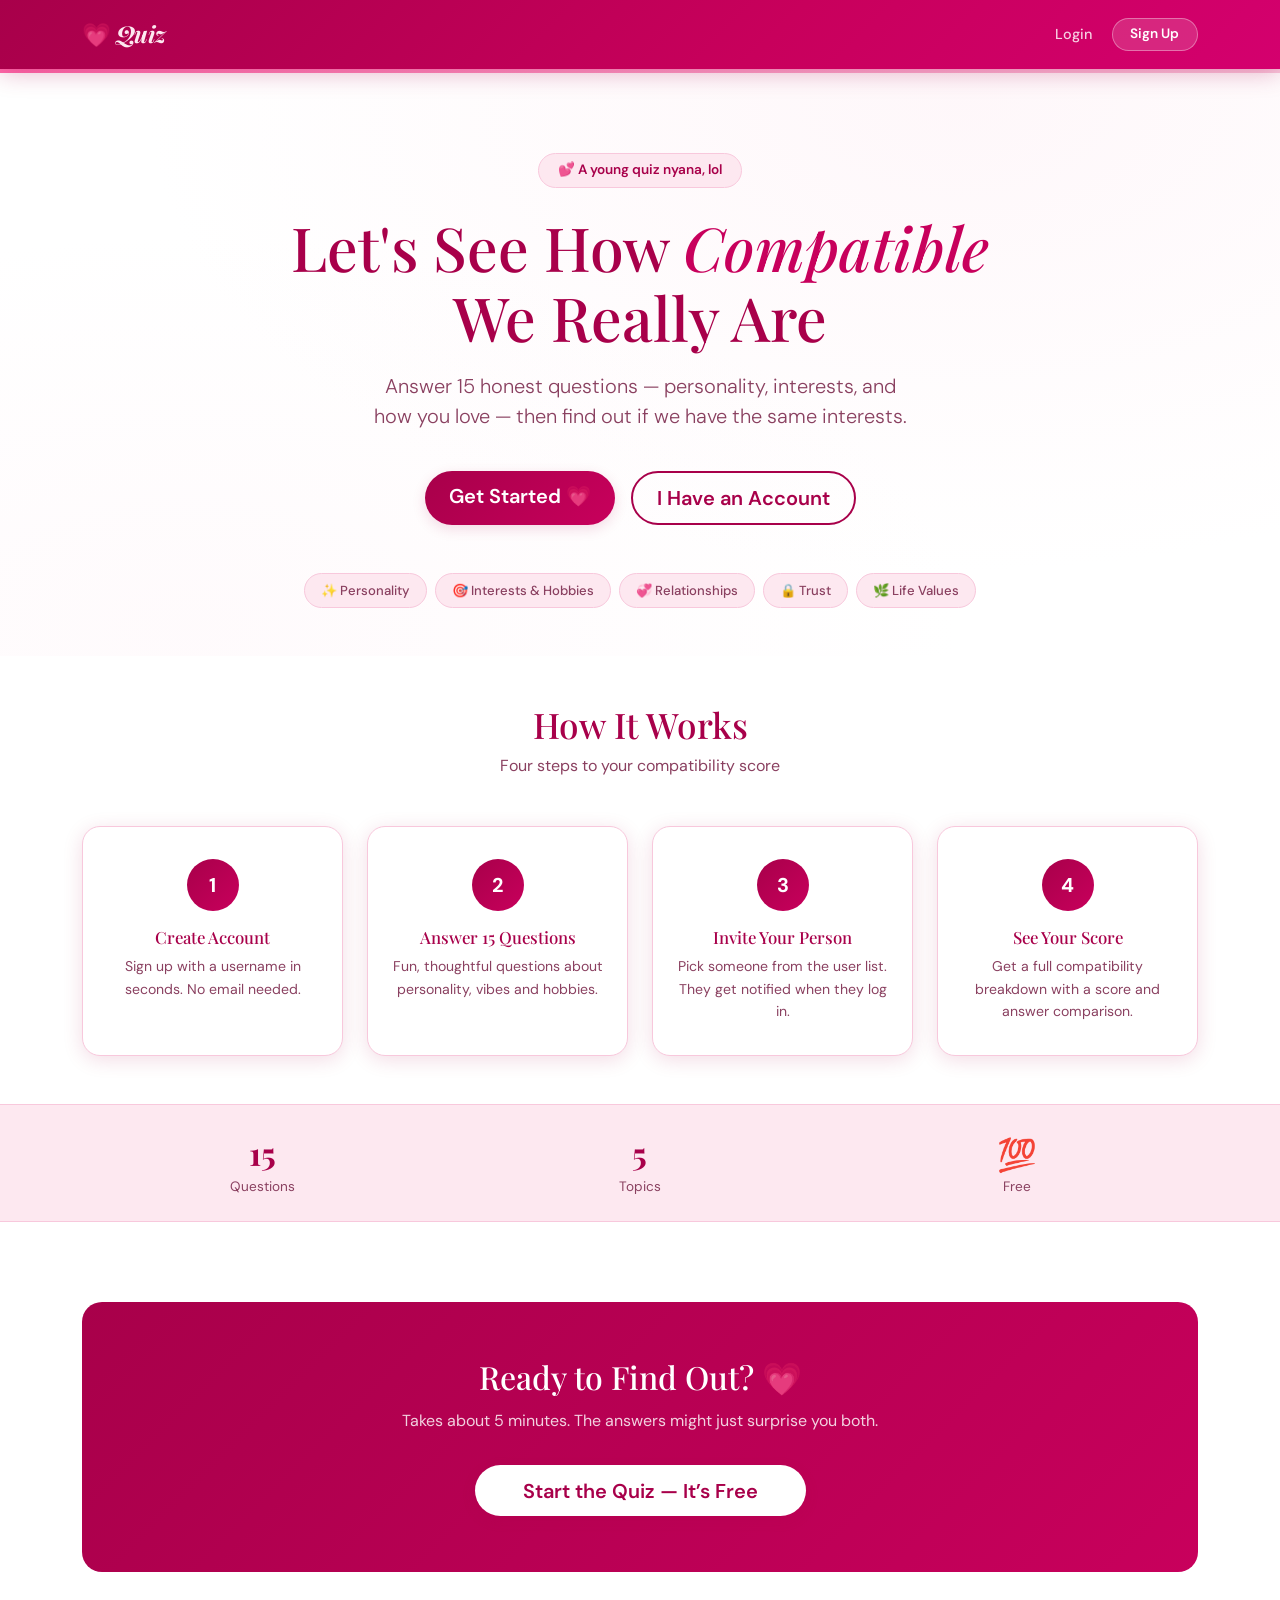
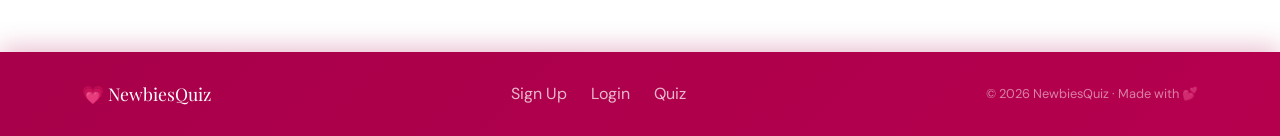
<file: index.html>
<!DOCTYPE html>
<html lang="en">
<head>
  <meta charset="UTF-8"/>
  <meta name="viewport" content="width=device-width, initial-scale=1.0"/>
  <title>NewbiesQuiz — How Well Do You Know Me?</title>
  <link rel="stylesheet" href="https://cdn.jsdelivr.net/npm/bootstrap@5.3.3/dist/css/bootstrap.min.css"/>
  <link rel="stylesheet" href="https://cdn.jsdelivr.net/npm/bootstrap-icons@1.11.3/font/bootstrap-icons.min.css"/>
  <link rel="stylesheet" href="./style.css"/>
  <script>
var DB={get:function(k){try{var v=localStorage.getItem(k);return v?JSON.parse(v):null;}catch(e){return null;}},set:function(k,v){try{localStorage.setItem(k,JSON.stringify(v));}catch(e){}},del:function(k){try{localStorage.removeItem(k);}catch(e){}}};
var Users={all:function(){return DB.get('sq_users')||{};},get:function(u){if(!u)return null;return this.all()[String(u).toLowerCase()]||null;},current:function(){try{var k=DB.get('sq_session');return k?this.get(k):null;}catch(e){return null;}}};
  </script>
</head>
<body>

<nav class="navbar navbar-sq navbar-expand-md sticky-top">
  <div class="container">
    <a class="navbar-brand" href="./index.html">&#128151; <span>Quiz</span></a>
    <button class="navbar-toggler border-0" type="button" data-bs-toggle="collapse" data-bs-target="#navMenu" style="color:#fff;">
      <i class="bi bi-list fs-4"></i>
    </button>
    <div class="collapse navbar-collapse" id="navMenu">
      <ul class="navbar-nav ms-auto align-items-md-center gap-md-1" id="main-nav">
        <li class="nav-item"><a class="nav-link" href="./login.html">Login</a></li>
        <li class="nav-item ms-2"><a class="btn-nav-cta btn" href="./register.html">Sign Up</a></li>
      </ul>
    </div>
  </div>
</nav>
<div class="ribbon-strip"></div>

<!-- ── Hero ── -->
<section class="hero-section">
  <div class="container">
    <div class="row justify-content-center">
      <div class="col-lg-8 text-center fade-in">
        <div class="hero-badge">&#128149; A young quiz nyana, lol </div>
        <h1>Let's See How <em>Compatible</em><br class="d-none d-md-block"/> We Really Are</h1>
        <p class="lead">Answer 15 honest questions &mdash; personality, interests, and how you love &mdash; then find out if we have the same interests.</p>
        <div class="d-flex gap-3 justify-content-center flex-wrap" id="hero-btns">
          <a href="./register.html" class="btn btn-primary btn-lg px-4">Get Started &#128151;</a>
          <a href="./login.html" class="btn btn-outline-primary btn-lg px-4">I Have an Account</a>
        </div>
      </div>
    </div>
    <div class="d-flex flex-wrap gap-2 justify-content-center mt-5">
      <span class="topic-pill">&#10024; Personality</span>
      <span class="topic-pill">&#127919; Interests &amp; Hobbies</span>
      <span class="topic-pill">&#128158; Relationships</span>
      <span class="topic-pill">&#128274; Trust</span>
      <span class="topic-pill">&#127807; Life Values</span>
    </div>
  </div>
</section>

<!-- ── How It Works ── -->
<section class="py-5">
  <div class="container">
    <div class="text-center mb-5">
      <h2 class="section-title">How It Works</h2>
      <p class="section-sub">Four steps to your compatibility score</p>
    </div>
    <div class="row g-4">
      <div class="col-sm-6 col-lg-3"><div class="step-card"><div class="step-num">1</div><h5>Create Account</h5><p>Sign up with a username in seconds. No email needed.</p></div></div>
      <div class="col-sm-6 col-lg-3"><div class="step-card"><div class="step-num">2</div><h5>Answer 15 Questions</h5><p>Fun, thoughtful questions about personality, vibes and hobbies.</p></div></div>
      <div class="col-sm-6 col-lg-3"><div class="step-card"><div class="step-num">3</div><h5>Invite Your Person</h5><p>Pick someone from the user list. They get notified when they log in.</p></div></div>
      <div class="col-sm-6 col-lg-3"><div class="step-card"><div class="step-num">4</div><h5>See Your Score</h5><p>Get a full compatibility breakdown with a score and answer comparison.</p></div></div>
    </div>
  </div>
</section>

<!-- ── Stats ── -->
<section class="py-4" style="background:var(--sq-baby);border-top:1.5px solid var(--sq-baby2);border-bottom:1.5px solid var(--sq-baby2);">
  <div class="container">
    <div class="row text-center g-3">
      <div class="col-4"><div style="font-family:'Playfair Display',serif;font-size:2rem;color:var(--sq-dark);font-weight:700;">15</div><div style="font-size:0.85rem;color:var(--sq-muted);">Questions</div></div>
      <div class="col-4"><div style="font-family:'Playfair Display',serif;font-size:2rem;color:var(--sq-dark);font-weight:700;">5</div><div style="font-size:0.85rem;color:var(--sq-muted);">Topics</div></div>
      <div class="col-4"><div style="font-family:'Playfair Display',serif;font-size:2rem;color:var(--sq-dark);font-weight:700;">&#128175;</div><div style="font-size:0.85rem;color:var(--sq-muted);">Free</div></div>
    </div>
  </div>
</section>

<!-- ── CTA ── -->
<section class="py-5">
  <div class="container">
    <div class="cta-banner">
      <h2>Ready to Find Out? &#128151;</h2>
      <p>Takes about 5 minutes. The answers might just surprise you both.</p>
      <a href="./register.html" class="btn btn-primary btn-lg px-5">Start the Quiz &mdash; It&rsquo;s Free</a>
    </div>
  </div>
</section>

<footer class="site-footer">
  <div class="container">
    <div class="d-flex justify-content-between align-items-center flex-wrap gap-3">
      <div class="footer-brand">&#128151; NewbiesQuiz</div>
      <div class="d-flex gap-4">
        <a href="./register.html">Sign Up</a>
        <a href="./login.html">Login</a>
        <a href="./quiz.html">Quiz</a>
      </div>
      <div style="font-size:0.8rem;color:rgba(255,255,255,0.5);">&copy; 2026 NewbiesQuiz &middot; Made with &#128149;</div>
    </div>
  </div>
</footer>

<script src="https://cdn.jsdelivr.net/npm/bootstrap@5.3.3/dist/js/bootstrap.bundle.min.js"></script>
<script>
  // If already logged in, swap hero buttons
  (function(){
    try {
      var u = Users.current();
      if (u) {
        document.getElementById('hero-btns').innerHTML =
          '<a href="./quiz.html" class="btn btn-primary btn-lg px-4">Continue Quiz &#128151;</a>'+
          '<a href="./dashboard.html" class="btn btn-outline-primary btn-lg px-4">My Dashboard</a>';
        document.getElementById('main-nav').innerHTML =
          '<li class="nav-item"><a class="nav-link" href="./quiz.html">Quiz</a></li>'+
          '<li class="nav-item"><a class="nav-link" href="./dashboard.html">Dashboard</a></li>'+
          '<li class="nav-item ms-2"><a class="btn-nav-cta btn" href="./dashboard.html">'+u.displayName+'</a></li>';
      }
    } catch(e) {}
  })();
</script>
</body>
</html>
</file>
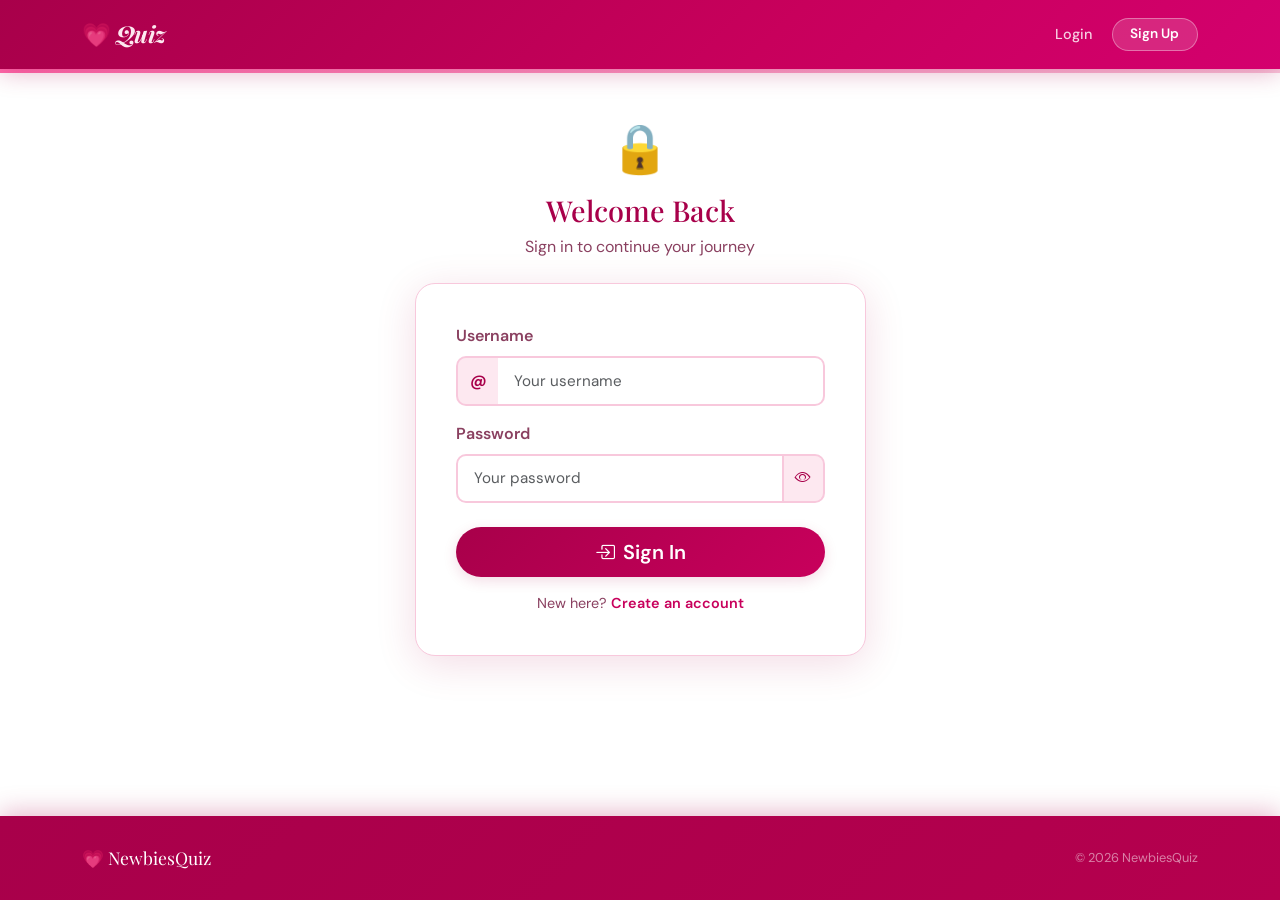
<file: dashboard.html>
<!DOCTYPE html>
<html lang="en">
<head>
  <meta charset="UTF-8"/>
  <meta name="viewport" content="width=device-width, initial-scale=1.0"/>
  <title>Dashboard — NewbiesQuiz</title>
  <link rel="stylesheet" href="https://cdn.jsdelivr.net/npm/bootstrap@5.3.3/dist/css/bootstrap.min.css"/>
  <link rel="stylesheet" href="https://cdn.jsdelivr.net/npm/bootstrap-icons@1.11.3/font/bootstrap-icons.min.css"/>
  <link rel="stylesheet" href="./style.css"/>
  <script>
var DB={get:function(k){try{var v=localStorage.getItem(k);return v?JSON.parse(v):null;}catch(e){return null;}},set:function(k,v){try{localStorage.setItem(k,JSON.stringify(v));}catch(e){}},del:function(k){try{localStorage.removeItem(k);}catch(e){}}};
function hashPw(pw){var key='sq_key_2025',out='';for(var i=0;i<pw.length;i++){out+=('0'+(pw.charCodeAt(i)^key.charCodeAt(i%key.length)).toString(16)).slice(-2);}return out;}
var Users={all:function(){return DB.get('sq_users')||{};},get:function(u){if(!u)return null;return this.all()[String(u).toLowerCase()]||null;},logout:function(){DB.del('sq_session');},current:function(){try{var k=DB.get('sq_session');return k?this.get(k):null;}catch(e){return null;}}};
var Pairs={all:function(){return DB.get('sq_pairs')||[];},partner:function(u){try{var k=String(u).toLowerCase(),pair=this.all().find(function(p){return p.a===k||p.b===k;});return pair?(pair.a===k?pair.b:pair.a):null;}catch(e){return null;}}};
function showToast(msg){try{var t=document.createElement('div');t.className='toast-sq';t.innerHTML=msg;document.body.appendChild(t);setTimeout(function(){try{document.body.removeChild(t);}catch(e){}},5000);}catch(e){}}
function escHtml(s){return String(s).replace(/&/g,'&amp;').replace(/</g,'&lt;').replace(/>/g,'&gt;');}
  </script>
</head>
<body>

<nav class="navbar navbar-sq navbar-expand-md sticky-top">
  <div class="container">
    <a class="navbar-brand" href="./index.html">&#128151; <span>Quiz</span></a>
    <button class="navbar-toggler border-0" type="button" data-bs-toggle="collapse" data-bs-target="#navMenu" style="color:#fff;">
      <i class="bi bi-list fs-4"></i>
    </button>
    <div class="collapse navbar-collapse" id="navMenu">
      <ul class="navbar-nav ms-auto align-items-md-center gap-md-1" id="main-nav"></ul>
    </div>
  </div>
</nav>
<div class="ribbon-strip"></div>

<main class="page-main">
  <div class="container">
    <div class="mb-4 fade-in">
      <h1 id="greet" class="section-title">Dashboard &#128151;</h1>
      <p class="section-sub">Track your quiz, notifications and partner status.</p>
    </div>
    <div class="row g-4" id="dash-root"></div>
  </div>
</main>

<footer class="site-footer">
  <div class="container">
    <div class="d-flex justify-content-between align-items-center flex-wrap gap-3">
      <div class="footer-brand">&#128151; NewbiesQuiz</div>
      <div class="d-flex gap-4">
        <a href="./index.html">Home</a>
        <a href="./quiz.html">Quiz</a>
        <a href="./results.html">Results</a>
      </div>
      <div style="font-size:0.8rem;color:rgba(255,255,255,0.5);">&copy; 2026 NewbiesQuiz</div>
    </div>
  </div>
</footer>

<script src="https://cdn.jsdelivr.net/npm/bootstrap@5.3.3/dist/js/bootstrap.bundle.min.js"></script>
<script>
  var session = Users.current();
  if (!session) { window.location.href = './login.html'; }

  var user = Users.get(session.username);
  var partnerKey = Pairs.partner(user.username);
  var partnerUser = partnerKey ? Users.get(partnerKey) : null;
  var notifs = (user.notifications || []).slice().reverse();
  var canSeeResults = user.answeredQuiz && partnerUser && partnerUser.answeredQuiz;

  document.getElementById('greet').textContent = 'Hey, ' + user.displayName + ' \uD83D\uDC97';

  // Mark all notifications as read
  (function(){
    if (notifs.some(function(n){ return !n.read; })) {
      var all = Users.all();
      var k = user.username;
      if (all[k]) {
        all[k].notifications = (all[k].notifications || []).map(function(n){ return Object.assign({}, n, {read: true}); });
        DB.set('sq_users', all);
      }
    }
  })();

  // Render nav
  (function(){
    try {
      var nc = notifs.filter(function(n){ return !n.read; }).length;
      var init = user.displayName.charAt(0).toUpperCase();
      document.getElementById('main-nav').innerHTML =
        '<li class="nav-item"><a class="nav-link" href="./quiz.html">Quiz</a></li>'+
        '<li class="nav-item"><a class="nav-link" href="./results.html">Results</a></li>'+
        '<li class="nav-item"><a class="nav-link position-relative" href="./dashboard.html">&#128276;'+(nc>0?'<span class="position-absolute top-0 start-100 translate-middle badge rounded-pill bg-danger" style="font-size:0.62rem;">'+nc+'</span>':'')+'</a></li>'+
        '<li class="nav-item"><a class="btn-nav-cta btn ms-2" href="./dashboard.html"><span style="background:rgba(255,255,255,0.25);border-radius:50%;width:24px;height:24px;display:inline-flex;align-items:center;justify-content:center;font-weight:700;font-size:0.75rem;margin-right:6px;">'+init+'</span>'+escHtml(user.displayName)+'</a></li>';
    } catch(e) {}
  })();

  // Build left column
  var leftHTML =
    '<div class="col-md-5 col-lg-4">'+
      '<div class="profile-card mb-3 fade-in">'+
        '<div class="big-avatar">'+user.displayName.charAt(0).toUpperCase()+'</div>'+
        '<h5 style="font-family:\'Playfair Display\',serif;color:var(--sq-dark);margin-bottom:0.2rem;">'+escHtml(user.displayName)+'</h5>'+
        '<p style="color:var(--sq-muted);font-size:0.85rem;margin-bottom:1rem;">@'+escHtml(user.username)+'</p>'+
        '<div class="mb-3">'+
          '<span class="'+(user.answeredQuiz?'badge-sq-done':'badge-sq-pending')+'">'+
            (user.answeredQuiz?'&#9989; Quiz Completed':'&#128221; Quiz Pending')+
          '</span>'+
        '</div>'+
        '<div class="d-grid gap-2">'+
          (!user.answeredQuiz?'<a href="./quiz.html" class="btn btn-primary"><i class="bi bi-pencil-square me-2"></i>Take the Quiz</a>':'')+
          (canSeeResults?'<a href="./results.html" class="btn btn-primary"><i class="bi bi-fire me-2"></i>See Compatibility</a>':'')+
          (user.answeredQuiz && !partnerUser?'<a href="./quiz.html" class="btn btn-soft"><i class="bi bi-send me-2"></i>Invite Someone</a>':'')+
          '<button type="button" class="btn btn-outline-secondary" id="logout-btn" style="border-radius:50px;"><i class="bi bi-box-arrow-right me-2"></i>Sign Out</button>'+
        '</div>'+
      '</div>'+
      (partnerUser?
        '<div class="partner-banner fade-in" style="animation-delay:0.15s">'+
          '<div class="user-avatar-sm" style="background:rgba(255,255,255,0.25);">'+partnerUser.displayName.charAt(0).toUpperCase()+'</div>'+
          '<div>'+
            '<div class="pb-name">'+escHtml(partnerUser.displayName)+'</div>'+
            '<div class="pb-sub">@'+escHtml(partnerKey)+'</div>'+
            '<div class="pb-sub mt-1">'+(partnerUser.answeredQuiz?'&#9989; Completed':'&#9203; Quiz pending…')+'</div>'+
          '</div>'+
        '</div>':
        '<div class="p-3 rounded-3 text-center fade-in" style="background:var(--sq-baby);border:1.5px dashed var(--sq-baby2);">'+
          '<div style="font-size:1.8rem;">&#128202;</div>'+
          '<p style="color:var(--sq-muted);font-size:0.85rem;margin:0.5rem 0 0;">No partner linked yet.<br>Complete the quiz to invite someone.</p>'+
        '</div>')+
      '<div class="row g-2 mt-3">'+
        '<div class="col-6"><a href="./quiz.html" class="quick-card"><div class="qi">&#128221;</div><div class="ql">'+(user.answeredQuiz?'Redo Quiz':'Start Quiz')+'</div></a></div>'+
        '<div class="col-6"><a href="./results.html" class="quick-card'+(canSeeResults?'':' disabled')+'" '+(canSeeResults?'':'style="opacity:0.45;pointer-events:none;"')+'><div class="qi">&#128158;</div><div class="ql">Results</div></a></div>'+
      '</div>'+
    '</div>';

  // Build right column: notifications
  var notifsHTML = '';
  if (!notifs.length) {
    notifsHTML =
      '<div class="text-center py-5" style="color:var(--sq-muted);">'+
        '<i class="bi bi-bell fs-1 d-block mb-3" style="opacity:0.3;"></i>'+
        '<p>No notifications yet.</p>'+
        (user.answeredQuiz?'<a href="./quiz.html" class="btn btn-soft btn-sm">&#128140; Invite Someone</a>':'')+
      '</div>';
  } else {
    notifs.forEach(function(n){
      notifsHTML +=
        '<div class="notif-card'+(n.read?'':' unread')+'">'+
          '<div class="notif-icon-wrap">&#128140;</div>'+
          '<div class="flex-grow-1">'+
            '<div style="font-size:0.92rem;margin-bottom:0.25rem;">'+n.msg+'</div>'+
            '<div style="font-size:0.75rem;color:var(--sq-muted);"><i class="bi bi-clock me-1"></i>'+new Date(n.id).toLocaleString()+'</div>'+
            (n.link?'<a href="'+n.link+'" class="btn btn-soft btn-sm mt-2" style="font-size:0.78rem;padding:0.25rem 0.7rem;">Go to Quiz <i class="bi bi-arrow-right ms-1"></i></a>':'')+
          '</div>'+
        '</div>';
    });
  }

  var rightHTML =
    '<div class="col-md-7 col-lg-8">'+
      '<div class="card border-0 shadow-sm rounded-4 fade-in" style="border:1.5px solid var(--sq-baby2)!important;">'+
        '<div class="card-header bg-white border-0 pt-3 pb-2 px-4 rounded-top-4">'+
          '<h5 style="font-family:\'Playfair Display\',serif;color:var(--sq-dark);margin:0;">'+
            '<i class="bi bi-bell-fill me-2" style="color:var(--sq-mid);"></i>Notifications'+
            (notifs.length?'<span class="badge ms-2" style="background:var(--sq-baby2);color:var(--sq-dark);font-size:0.75rem;">'+notifs.length+'</span>':'')+
          '</h5>'+
        '</div>'+
        '<div class="card-body px-4 pb-4">'+notifsHTML+'</div>'+
      '</div>'+
    '</div>';

  document.getElementById('dash-root').innerHTML = leftHTML + rightHTML;

  document.getElementById('logout-btn').onclick = function(){
    Users.logout();
    window.location.href = './index.html';
  };
</script>
</body>
</html>
</file>
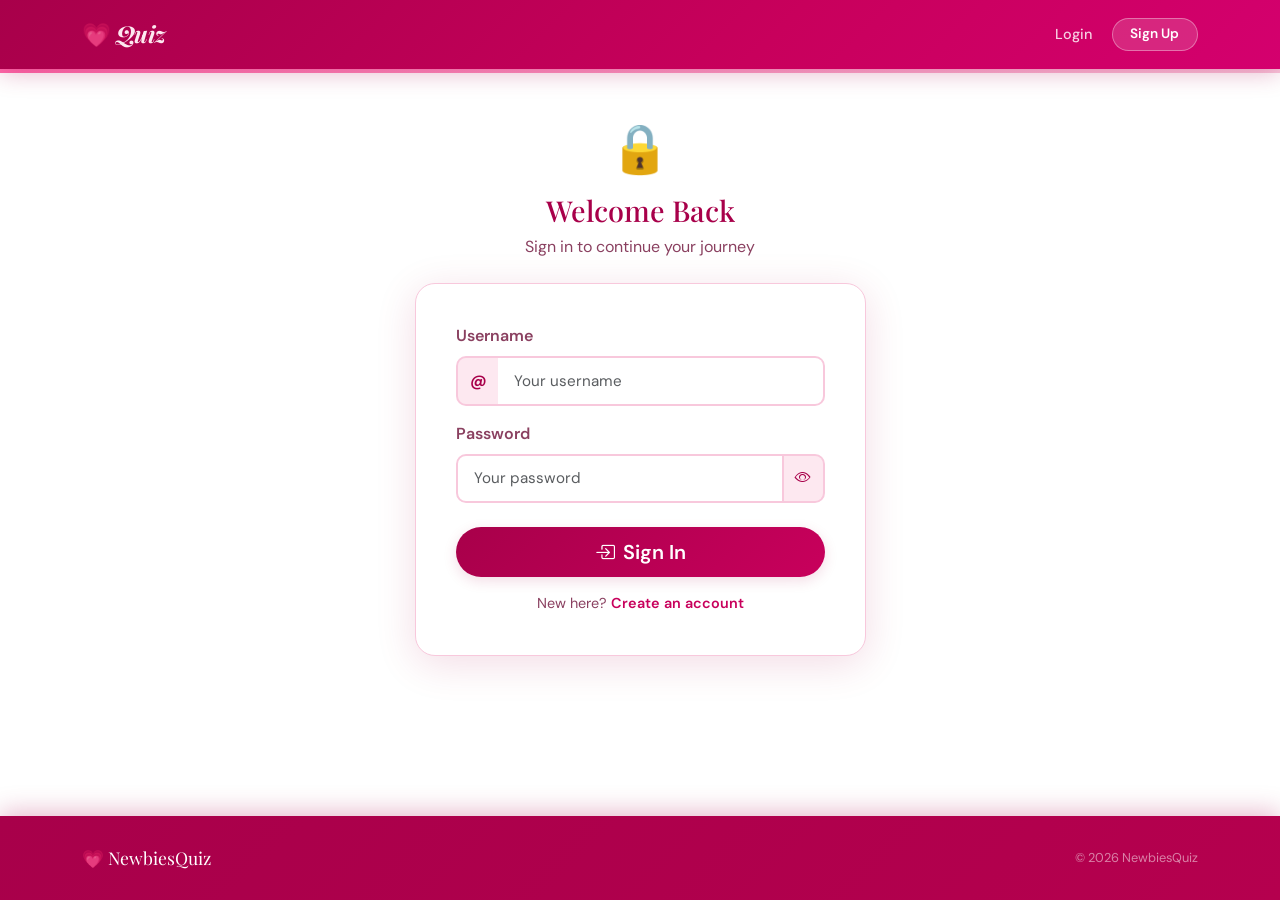
<file: login.html>
<!DOCTYPE html>
<html lang="en">
<head>
  <meta charset="UTF-8"/>
  <meta name="viewport" content="width=device-width, initial-scale=1.0"/>
  <title>Sign In — NewbiesQuiz</title>
  <link rel="stylesheet" href="https://cdn.jsdelivr.net/npm/bootstrap@5.3.3/dist/css/bootstrap.min.css"/>
  <link rel="stylesheet" href="https://cdn.jsdelivr.net/npm/bootstrap-icons@1.11.3/font/bootstrap-icons.min.css"/>
  <link rel="stylesheet" href="./style.css"/>
  <script>
/* ── DB ── */
var DB={get:function(k){try{var v=localStorage.getItem(k);return v?JSON.parse(v):null;}catch(e){return null;}},set:function(k,v){try{localStorage.setItem(k,JSON.stringify(v));return true;}catch(e){return false;}},del:function(k){try{localStorage.removeItem(k);}catch(e){}}};
/* ── hashPw ── */
function hashPw(pw){var key='sq_key_2025',out='';for(var i=0;i<pw.length;i++){out+=('0'+(pw.charCodeAt(i)^key.charCodeAt(i%key.length)).toString(16)).slice(-2);}return out;}
/* ── Users ── */
var Users={all:function(){return DB.get('sq_users')||{};},get:function(u){if(!u)return null;return this.all()[String(u).toLowerCase()]||null;},login:function(username,password){try{var u=this.get(username);if(!u)return{ok:false,msg:'Username not found 🙁'};if(u.password!==hashPw(password))return{ok:false,msg:'Wrong password 🔐'};DB.set('sq_session',u.username);return{ok:true,user:u};}catch(e){return{ok:false,msg:'Error: '+e.message};}},current:function(){try{var k=DB.get('sq_session');return k?this.get(k):null;}catch(e){return null;}},update:function(username,data){try{var users=this.all(),k=String(username).toLowerCase();if(!users[k])return;Object.keys(data).forEach(function(p){users[k][p]=data[p];});DB.set('sq_users',users);}catch(e){}}};
/* ── Pairs ── */
var Pairs={all:function(){return DB.get('sq_pairs')||[];},add:function(a,b){try{var pairs=this.all(),a2=String(a).toLowerCase(),b2=String(b).toLowerCase();if(!pairs.some(function(p){return(p.a===a2&&p.b===b2)||(p.a===b2&&p.b===a2);})){pairs.push({a:a2,b:b2,at:Date.now()});DB.set('sq_pairs',pairs);}}catch(e){}},partner:function(u){try{var k=String(u).toLowerCase(),pair=this.all().find(function(p){return p.a===k||p.b===k;});return pair?(pair.a===k?pair.b:pair.a):null;}catch(e){return null;}}};
/* ── Toast ── */
function showToast(msg){try{var t=document.createElement('div');t.className='toast-sq';t.innerHTML=msg;document.body.appendChild(t);setTimeout(function(){try{document.body.removeChild(t);}catch(e){}},5000);}catch(e){}}
  </script>
</head>
<body>

<nav class="navbar navbar-sq navbar-expand-md sticky-top">
  <div class="container">
    <a class="navbar-brand" href="./index.html">&#128151; <span>Quiz</span></a>
    <button class="navbar-toggler border-0" type="button" data-bs-toggle="collapse" data-bs-target="#navMenu" style="color:#fff;">
      <i class="bi bi-list fs-4"></i>
    </button>
    <div class="collapse navbar-collapse" id="navMenu">
      <ul class="navbar-nav ms-auto align-items-md-center gap-md-1">
        <li class="nav-item"><a class="nav-link" href="./login.html">Login</a></li>
        <li class="nav-item ms-2"><a class="btn-nav-cta btn" href="./register.html">Sign Up</a></li>
      </ul>
    </div>
  </div>
</nav>
<div class="ribbon-strip"></div>

<main class="page-main">
  <div class="container">
    <div class="row justify-content-center">
      <div class="col-md-10 col-lg-7 col-xl-5">

        <div class="text-center mb-4 fade-in">
          <div style="font-size:3rem;margin-bottom:0.5rem;">&#128274;</div>
          <h1 style="font-size:1.8rem;color:var(--sq-dark);">Welcome Back</h1>
          <p style="color:var(--sq-muted);">Sign in to continue your journey</p>
        </div>

        <div id="invite-banner" style="display:none;background:var(--sq-baby);border:1.5px solid var(--sq-baby2);color:var(--sq-dark);border-radius:12px;padding:0.8rem 1rem;margin-bottom:1rem;font-size:0.9rem;"></div>

        <div class="auth-card fade-in">

          <div id="error-box" style="display:none;background:#fff0f3;border:1.5px solid #ffb3c9;color:#a8004a;border-radius:10px;padding:0.8rem 1rem;margin-bottom:1.2rem;font-size:0.92rem;"></div>

          <div class="mb-3">
            <label class="form-label fw-semibold" style="color:var(--sq-muted);">Username</label>
            <div class="input-group">
              <span class="input-group-text" style="background:var(--sq-baby);border:2px solid var(--sq-baby2);border-right:none;border-radius:10px 0 0 10px;font-weight:700;color:var(--sq-dark);">@</span>
              <input type="text" class="form-control" id="inp-username"
                     placeholder="Your username"
                     style="border-left:none;border-radius:0 10px 10px 0;"
                     autocomplete="username" autocapitalize="none" autocorrect="off" spellcheck="false"/>
            </div>
          </div>

          <div class="mb-4">
            <label class="form-label fw-semibold" style="color:var(--sq-muted);">Password</label>
            <div class="input-group">
              <input type="password" class="form-control" id="inp-password"
                     placeholder="Your password"
                     style="border-radius:10px 0 0 10px;" autocomplete="current-password"/>
              <button type="button" id="toggle-pw"
                      style="background:var(--sq-baby);border:2px solid var(--sq-baby2);border-left:none;border-radius:0 10px 10px 0;padding:0 0.75rem;cursor:pointer;">
                <i class="bi bi-eye" style="color:var(--sq-dark);"></i>
              </button>
            </div>
          </div>

          <div class="d-grid">
            <button type="button" id="login-btn" class="btn btn-primary btn-lg">
              <i class="bi bi-box-arrow-in-right me-2"></i>Sign In
            </button>
          </div>

          <div class="auth-switch mt-3">
            New here? <a href="./register.html">Create an account</a>
          </div>
        </div>

      </div>
    </div>
  </div>
</main>

<footer class="site-footer">
  <div class="container">
    <div class="d-flex justify-content-between align-items-center flex-wrap gap-3">
      <div class="footer-brand">&#128151; NewbiesQuiz</div>
      <div style="font-size:0.8rem;color:rgba(255,255,255,0.5);">&copy; 2026 NewbiesQuiz</div>
    </div>
  </div>
</footer>

<script src="https://cdn.jsdelivr.net/npm/bootstrap@5.3.3/dist/js/bootstrap.bundle.min.js"></script>
<script>
  // Redirect if already signed in
  (function() {
    try { if (Users.current()) { window.location.href = './dashboard.html'; } } catch(e) {}
  })();

  // Invite banner
  (function() {
    try {
      var p = new URLSearchParams(window.location.search);
      var by = p.get('invited_by');
      if (by) {
        var el = document.getElementById('invite-banner');
        el.innerHTML = '&#128140; <strong>' + decodeURIComponent(by) + '</strong> invited you to take NewbiesQuiz!';
        el.style.display = 'block';
      }
    } catch(e) {}
  })();

  // Show/hide error
  function showErr(msg) {
    var el = document.getElementById('error-box');
    el.innerHTML = '&#9888;&nbsp;' + msg;
    el.style.display = 'block';
  }

  // Password toggle
  document.getElementById('toggle-pw').onclick = function() {
    var pw = document.getElementById('inp-password');
    var ic = this.querySelector('i');
    if (pw.type === 'password') { pw.type = 'text';     ic.className = 'bi bi-eye-slash'; }
    else                        { pw.type = 'password'; ic.className = 'bi bi-eye'; }
  };

  // Sign in
  function doLogin() {
    document.getElementById('error-box').style.display = 'none';
    var username = (document.getElementById('inp-username').value || '').trim();
    var password = document.getElementById('inp-password').value || '';
    if (!username) return showErr('Please enter your username.');
    if (!password) return showErr('Please enter your password.');
    var result = Users.login(username, password);
    if (!result.ok) return showErr(result.msg);
    // invite linking
    try {
      var p2 = new URLSearchParams(window.location.search);
      var by2 = p2.get('invited_by');
      if (by2) {
        var inv = decodeURIComponent(by2).toLowerCase();
        Pairs.add(inv, result.user.username);
        Users.update(result.user.username, { invitedBy: inv });
      }
    } catch(e) {}
    showToast('Welcome back, ' + result.user.displayName + '! &#128151;');
    var fresh = Users.get(result.user.username);
    window.location.href = (fresh && fresh.answeredQuiz) ? './dashboard.html' : './quiz.html';
  }

  document.getElementById('login-btn').onclick = doLogin;
  document.getElementById('inp-username').onkeydown = function(e) { if (e.key==='Enter') doLogin(); };
  document.getElementById('inp-password').onkeydown = function(e) { if (e.key==='Enter') doLogin(); };
</script>
</body>
</html>
</file>
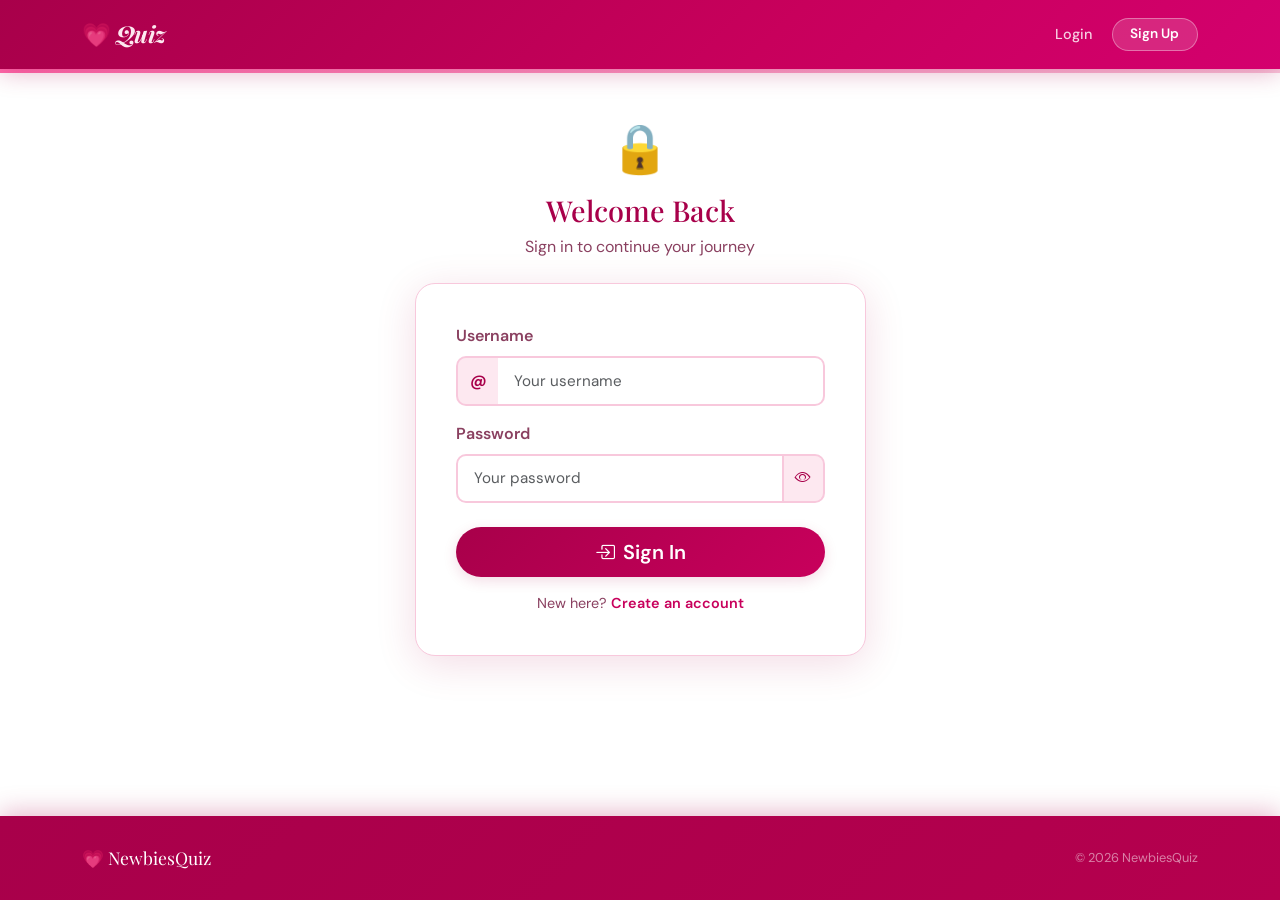
<file: quiz.html>
<!DOCTYPE html>
<html lang="en">
<head>
  <meta charset="UTF-8"/>
  <meta name="viewport" content="width=device-width, initial-scale=1.0"/>
  <title>The Quiz — NewbiesQuiz</title>
  <link rel="stylesheet" href="https://cdn.jsdelivr.net/npm/bootstrap@5.3.3/dist/css/bootstrap.min.css"/>
  <link rel="stylesheet" href="https://cdn.jsdelivr.net/npm/bootstrap-icons@1.11.3/font/bootstrap-icons.min.css"/>
  <link rel="stylesheet" href="./style.css"/>
  <script>
/* ── All shared logic inlined ── */
var DB={get:function(k){try{var v=localStorage.getItem(k);return v?JSON.parse(v):null;}catch(e){return null;}},set:function(k,v){try{localStorage.setItem(k,JSON.stringify(v));}catch(e){}},del:function(k){try{localStorage.removeItem(k);}catch(e){}}};
function hashPw(pw){var key='sq_key_2025',out='';for(var i=0;i<pw.length;i++){out+=('0'+(pw.charCodeAt(i)^key.charCodeAt(i%key.length)).toString(16)).slice(-2);}return out;}
var Users={all:function(){return DB.get('sq_users')||{};},get:function(u){if(!u)return null;return this.all()[String(u).toLowerCase()]||null;},current:function(){try{var k=DB.get('sq_session');return k?this.get(k):null;}catch(e){return null;}},update:function(username,data){try{var us=this.all(),k=String(username).toLowerCase();if(!us[k])return;Object.keys(data).forEach(function(p){us[k][p]=data[p];});DB.set('sq_users',us);}catch(e){}},notify:function(to,notif){try{var us=this.all(),k=String(to).toLowerCase();if(!us[k])return;if(!us[k].notifications)us[k].notifications=[];us[k].notifications.push(Object.assign({},notif,{id:Date.now(),read:false}));DB.set('sq_users',us);}catch(e){}}};
var Pairs={all:function(){return DB.get('sq_pairs')||[];},add:function(a,b){try{var pairs=this.all(),a2=String(a).toLowerCase(),b2=String(b).toLowerCase();if(!pairs.some(function(p){return(p.a===a2&&p.b===b2)||(p.a===b2&&p.b===a2);})){pairs.push({a:a2,b:b2,at:Date.now()});DB.set('sq_pairs',pairs);}}catch(e){}},partner:function(u){try{var k=String(u).toLowerCase(),pair=this.all().find(function(p){return p.a===k||p.b===k;});return pair?(pair.a===k?pair.b:pair.a):null;}catch(e){return null;}}};
var Answers={save:function(u,d){DB.set('sq_ans_'+u,d);},get:function(u){return DB.get('sq_ans_'+u)||{};}};
function showToast(msg){try{var t=document.createElement('div');t.className='toast-sq';t.innerHTML=msg;document.body.appendChild(t);setTimeout(function(){try{document.body.removeChild(t);}catch(e){}},5000);}catch(e){}}

var QUESTIONS=[
  {id:1,topic:'personality',icon:'✨',text:'Which vibe describes you best on a regular day?',type:'options',options:['Bubbly and talkative — I bring the energy','Chill and observant — quiet but full of opinions','Driven and focused — always got something on my mind','Spontaneous and unpredictable — I keep people guessing']},
  {id:2,topic:'personality',icon:'✨',text:'What drains you the most after a long day?',type:'options',options:['Being around too many people','Having nothing to do — boredom is my enemy','Drama and conflict, even when it is not mine','Not being heard or understood']},
  {id:3,topic:'personality',icon:'✨',text:'How would you describe your love language in one sentence?',type:'open'},
  {id:4,topic:'personality',icon:'✨',text:'When things go wrong, you are more likely to…',type:'options',options:['Talk it out immediately with someone I trust','Go quiet and process alone first','Distract myself until I am ready to face it','Jump straight into fixing the problem']},
  {id:5,topic:'personality',icon:'✨',text:'How would your closest friend describe you in three words?',type:'open'},
  {id:6,topic:'interests',icon:'🎯',text:'Your perfect Saturday has zero obligations. What does it look like?',type:'options',options:['Outdoors — hiking, braai, beach or something active','Indoors — series, snacks and zero social interaction','Exploring — new restaurant, market, city or event','Creative — music, art, cooking or building something']},
  {id:7,topic:'interests',icon:'🎯',text:'What kind of music do you actually listen to on repeat?',type:'options',options:['Amapiano and Afrobeats — it hits different','R&B and Soul — I am a whole vibe','Hip-hop and Rap — lyrics matter to me','Pop, Indie or Alternative — no judgment please']},
  {id:8,topic:'interests',icon:'🎯',text:'What is one hobby or interest you wish more people knew about you?',type:'open'},
  {id:9,topic:'interests',icon:'🎯',text:'Pick your ideal date from scratch:',type:'options',options:['Fancy dinner with great conversation','Chilling at home and cooking together','Adventure date — go-karting, escape room or hiking','Cultural or creative — gallery, live music or a market']},
  {id:10,topic:'interests',icon:'🎯',text:'Which topic could you talk about for hours without getting bored?',type:'options',options:['Football, sport or fitness','Food, travel and new experiences','People, relationships and human behaviour','Tech, business, money or future ideas']},
  {id:11,topic:'relationship',icon:'💞',text:'What does your ideal relationship dynamic look like? Be honest.',type:'open'},
  {id:12,topic:'relationship',icon:'💞',text:'When you have a problem with someone you like, you tend to…',type:'options',options:['Address it straight away, even if uncomfortable','Wait until I have cooled down — I need time first','Drop hints and hope they pick up on it','Write it down or text rather than say it out loud']},
  {id:13,topic:'relationship',icon:'💞',text:'What is one thing someone could do to make you feel truly seen and appreciated?',type:'open'},
  {id:14,topic:'trust',icon:'🔒',text:'What does loyalty in a relationship mean to you?',type:'options',options:['Being completely open — no secrets, no hidden conversations','Showing up consistently, even when it is inconvenient','Choosing each other even when other options exist','All of the above — loyalty is the full package']},
  {id:15,topic:'life',icon:'🌱',text:'What is one value or belief you will never compromise on, no matter who asks?',type:'open'}
];

var TOPIC_META={personality:{label:'Personality',icon:'✨'},interests:{label:'Interests',icon:'🎯'},relationship:{label:'Relationship',icon:'💞'},trust:{label:'Trust',icon:'🔒'},life:{label:'Life Values',icon:'🌱'}};
  </script>
</head>
<body>

<nav class="navbar navbar-sq navbar-expand-md sticky-top">
  <div class="container">
    <a class="navbar-brand" href="./index.html">&#128151; <span>Quiz</span></a>
    <button class="navbar-toggler border-0" type="button" data-bs-toggle="collapse" data-bs-target="#navMenu" style="color:#fff;">
      <i class="bi bi-list fs-4"></i>
    </button>
    <div class="collapse navbar-collapse" id="navMenu">
      <ul class="navbar-nav ms-auto align-items-md-center gap-md-1" id="main-nav"></ul>
    </div>
  </div>
</nav>
<div class="ribbon-strip"></div>

<main class="page-main">
  <div class="container">
    <div class="row justify-content-center">
      <div class="col-md-10 col-lg-8 col-xl-7">
        <div class="d-flex flex-wrap gap-2 mb-3" id="topic-chips"></div>
        <div class="d-flex align-items-center gap-3 mb-3">
          <div class="progress flex-grow-1">
            <div class="progress-bar" id="prog-bar" style="width:0%" role="progressbar"></div>
          </div>
          <span id="prog-label" style="font-size:0.82rem;color:var(--sq-muted);white-space:nowrap;font-weight:600;">1 / 15</span>
        </div>
        <div id="quiz-area"></div>
      </div>
    </div>
  </div>
</main>

<!-- Invite Modal -->
<div class="modal fade" id="inviteModal" tabindex="-1" aria-hidden="true">
  <div class="modal-dialog modal-dialog-centered">
    <div class="modal-content" style="border-radius:20px;border:none;box-shadow:0 20px 60px rgba(168,0,74,0.25);">
      <div class="modal-header" style="border-bottom:1px solid var(--sq-baby2);padding:1.5rem;">
        <div>
          <div style="font-size:1.8rem;line-height:1;">&#128140;</div>
          <h5 class="modal-title mt-1" style="font-family:'Playfair Display',serif;color:var(--sq-dark);">Invite Your Person</h5>
          <p class="mb-0" style="font-size:0.85rem;color:var(--sq-muted);">Select someone — they'll get notified when they log in.</p>
        </div>
        <button type="button" class="btn-close" data-bs-dismiss="modal"></button>
      </div>
      <div class="modal-body" style="padding:1.5rem;">
        <input type="text" id="user-search" class="form-control mb-3"
               placeholder="Search by username or name…"
               autocomplete="off" autocapitalize="none"/>
        <div id="user-list" style="max-height:280px;overflow-y:auto;"></div>
      </div>
      <div class="modal-footer" style="border-top:1px solid var(--sq-baby2);">
        <button type="button" class="btn btn-soft" data-bs-dismiss="modal">Cancel</button>
        <button type="button" class="btn btn-primary" id="send-invite-btn" disabled>
          <i class="bi bi-send me-2"></i>Send Invite
        </button>
      </div>
    </div>
  </div>
</div>

<footer class="site-footer">
  <div class="container">
    <div class="d-flex justify-content-between align-items-center flex-wrap gap-3">
      <div class="footer-brand">&#128151; NewbiesQuiz</div>
      <div style="font-size:0.8rem;color:rgba(255,255,255,0.5);">&copy; 2026 NewbiesQuiz</div>
    </div>
  </div>
</footer>

<script src="https://cdn.jsdelivr.net/npm/bootstrap@5.3.3/dist/js/bootstrap.bundle.min.js"></script>
<script>
// ── Auth guard ──
var currentUser = Users.current();
if (!currentUser) { window.location.href = './login.html'; }
currentUser = Users.get(currentUser.username); // fresh copy

// ── Render nav ──
(function(){
  try {
    var navEl = document.getElementById('main-nav');
    var u = Users.get(currentUser.username);
    var nc = (u && u.notifications) ? u.notifications.filter(function(n){return !n.read;}).length : 0;
    var init = u.displayName.charAt(0).toUpperCase();
    navEl.innerHTML =
      '<li class="nav-item"><a class="nav-link" href="./quiz.html">Quiz</a></li>'+
      '<li class="nav-item"><a class="nav-link" href="./results.html">Results</a></li>'+
      '<li class="nav-item"><a class="nav-link position-relative" href="./dashboard.html">&#128276;'+(nc>0?'<span class="position-absolute top-0 start-100 translate-middle badge rounded-pill bg-danger" style="font-size:0.62rem;">'+nc+'</span>':'')+'</a></li>'+
      '<li class="nav-item"><a class="btn-nav-cta btn ms-2" href="./dashboard.html"><span style="background:rgba(255,255,255,0.25);border-radius:50%;width:24px;height:24px;display:inline-flex;align-items:center;justify-content:center;font-weight:700;font-size:0.75rem;margin-right:6px;">'+init+'</span>'+u.displayName+'</a></li>';
  } catch(e) {}
})();

// ── Quiz state ──
var idx = 0;
var answers = Answers.get(currentUser.username);
var TOTAL = QUESTIONS.length;

// If already done, skip straight to complete screen
if (currentUser.answeredQuiz) {
  renderComplete(true);
} else {
  renderQ(idx);
  updateProgress();
  renderChips();
}

function renderChips() {
  var topics = [];
  QUESTIONS.forEach(function(q){ if(topics.indexOf(q.topic)<0) topics.push(q.topic); });
  var html = '';
  topics.forEach(function(t){
    var qs = QUESTIONS.filter(function(q){return q.topic===t;});
    var done = qs.every(function(q){return !!answers[q.id];});
    var m = TOPIC_META[t];
    html += '<span class="topic-chip'+(done?' done':'')+'">'+m.icon+' '+m.label+(done?' <i class="bi bi-check-circle-fill" style="font-size:0.7rem;"></i>':'')+'</span>';
  });
  document.getElementById('topic-chips').innerHTML = html;
}

function updateProgress() {
  var answered = Object.keys(answers).length;
  var pct = Math.round((answered / TOTAL) * 100);
  document.getElementById('prog-bar').style.width = pct + '%';
  document.getElementById('prog-label').textContent = (idx + 1) + ' / ' + TOTAL;
}

function renderQ(i) {
  var q = QUESTIONS[i];
  var saved = answers[q.id] || null;
  var LETTERS = ['A','B','C','D'];
  var ansHTML = '';

  if (q.type === 'options') {
    q.options.forEach(function(opt, oi){
      ansHTML +=
        '<button type="button" class="option-btn'+(saved===opt?' selected':'')+'" data-opt="'+escHtml(opt)+'">'+
          '<span class="option-letter">'+LETTERS[oi]+'</span>'+
          '<span>'+escHtml(opt)+'</span>'+
        '</button>';
    });
  } else {
    ansHTML = '<textarea class="form-control" id="open-ans" rows="4" '+
      'placeholder="Be honest — there are no wrong answers here &#128149;" '+
      'style="min-height:120px;resize:vertical;border:2px solid var(--sq-baby2);border-radius:12px;font-size:0.95rem;">'+
      escHtml(saved||'')+'</textarea>';
  }

  // Dot indicators
  var dots = '';
  QUESTIONS.forEach(function(_, di){
    dots += '<span style="width:8px;height:8px;border-radius:50%;display:inline-block;margin:0 2px;background:'+(answers[QUESTIONS[di].id]?'var(--sq-dark)':'var(--sq-baby2)')+'"></span>';
  });

  document.getElementById('quiz-area').innerHTML =
    '<div class="flash-card fade-in">'+
      '<div class="d-flex align-items-start justify-content-between flex-wrap gap-2 mb-2">'+
        '<span class="topic-badge">'+q.icon+' '+TOPIC_META[q.topic].label+'</span>'+
        '<span style="font-size:0.8rem;color:var(--sq-muted);font-weight:600;">Question '+(i+1)+' of '+TOTAL+'</span>'+
      '</div>'+
      '<p class="q-text">'+escHtml(q.text)+'</p>'+
      '<div id="ans-area">'+ansHTML+'</div>'+
      '<div class="d-flex align-items-center justify-content-center my-3" style="gap:3px;">'+dots+'</div>'+
      '<div class="d-flex align-items-center justify-content-between gap-2 flex-wrap">'+
        '<button type="button" id="btn-prev" class="btn btn-soft"'+(i===0?' disabled':'')+'><i class="bi bi-arrow-left me-1"></i>Previous</button>'+
        '<button type="button" id="btn-next" class="btn btn-primary">'+
          (i===TOTAL-1?'<i class="bi bi-check-circle me-1"></i>Finish Quiz':'Next <i class="bi bi-arrow-right ms-1"></i>')+
        '</button>'+
      '</div>'+
    '</div>';

  // Option buttons
  var area = document.getElementById('ans-area');
  area.querySelectorAll('.option-btn').forEach(function(btn){
    btn.onclick = function(){
      area.querySelectorAll('.option-btn').forEach(function(b){ b.classList.remove('selected'); });
      btn.classList.add('selected');
      answers[q.id] = btn.getAttribute('data-opt');
      Answers.save(currentUser.username, answers);
      renderChips(); updateProgress();
    };
  });

  // Open textarea
  var ta = document.getElementById('open-ans');
  if (ta) {
    ta.oninput = function(){
      answers[q.id] = ta.value.trim();
      Answers.save(currentUser.username, answers);
      renderChips(); updateProgress();
    };
  }

  // Prev / Next
  document.getElementById('btn-prev').onclick = function(){
    if (idx > 0) { idx--; renderQ(idx); updateProgress(); }
  };
  document.getElementById('btn-next').onclick = function(){
    if (q.type === 'open' && ta) {
      answers[q.id] = ta.value.trim();
      Answers.save(currentUser.username, answers);
    }
    if (!answers[q.id]) {
      showToast('&#9888; Please answer this question before moving on.');
      return;
    }
    if (idx < TOTAL - 1) {
      idx++; renderQ(idx); updateProgress();
    } else {
      finishQuiz();
    }
  };
}

function finishQuiz() {
  Users.update(currentUser.username, { answeredQuiz: true });
  currentUser = Users.get(currentUser.username);
  renderComplete(false);
}

function renderComplete(alreadyDone) {
  document.getElementById('topic-chips').innerHTML = '';
  document.getElementById('prog-bar').style.width = '100%';
  document.getElementById('prog-label').textContent = 'Done!';

  var partner = Pairs.partner(currentUser.username);
  var partnerUser = partner ? Users.get(partner) : null;
  var partnerDone = partnerUser && partnerUser.answeredQuiz;

  var waitMsg = '';
  if (partnerUser && !partnerDone) {
    waitMsg = '<div class="mt-3 p-3 rounded-3" style="background:var(--sq-baby);border:1.5px solid var(--sq-baby2);">'+
      '&#9203; Waiting for <strong>'+escHtml(partnerUser.displayName)+'</strong> to complete their quiz…'+
    '</div>';
  }

  document.getElementById('quiz-area').innerHTML =
    '<div class="flash-card text-center py-4 fade-in">'+
      '<div style="font-size:3.5rem;margin-bottom:1rem;">'+(alreadyDone?'✅':'🎉')+'</div>'+
      '<h2 style="color:var(--sq-dark);font-size:1.7rem;">'+(alreadyDone?"Quiz Already Completed!":'You\'re done! Amazing &#128151;')+'</h2>'+
      '<p style="color:var(--sq-muted);max-width:420px;margin:0.8rem auto 2rem;line-height:1.7;">'+
        (alreadyDone?'Your answers are saved. Invite your person or check results below.':'Your answers are saved. Now invite someone to compare answers!')+
      '</p>'+
      '<div class="d-flex gap-3 justify-content-center flex-wrap">'+
        (partnerDone
          ? '<a href="./results.html" class="btn btn-primary btn-lg">&#128293; See Your Compatibility</a>'
          : '<button type="button" class="btn btn-primary btn-lg" id="open-invite">&#128140; Invite Your Person</button>')+
        '<a href="./dashboard.html" class="btn btn-soft btn-lg">Go to Dashboard</a>'+
      '</div>'+
      waitMsg+
    '</div>';

  var invBtn = document.getElementById('open-invite');
  if (invBtn) {
    invBtn.onclick = function(){
      renderUserList('');
      document.getElementById('user-search').value = '';
      selectedInviteKey = null;
      document.getElementById('send-invite-btn').disabled = true;
      inviteModalObj.show();
    };
  }
}

// ── Invite modal ──
var inviteModalObj = new bootstrap.Modal(document.getElementById('inviteModal'));
var selectedInviteKey = null;

function renderUserList(filter) {
  var list = document.getElementById('user-list');
  var all = Users.all();
  var keys = Object.keys(all).filter(function(k){
    if (k === currentUser.username) return false;
    if (!filter) return true;
    var f = filter.toLowerCase();
    return k.indexOf(f) > -1 || all[k].displayName.toLowerCase().indexOf(f) > -1;
  });
  if (!keys.length) {
    list.innerHTML = '<div class="text-center py-4" style="color:var(--sq-muted);"><i class="bi bi-people fs-2 d-block mb-2"></i>No other users found yet.<br><small>Share the link so your person can sign up!</small></div>';
    return;
  }
  var html = '';
  keys.forEach(function(k){
    var u = all[k];
    html += '<div class="user-item'+(selectedInviteKey===k?' selected':'')+'" data-key="'+k+'">'+
      '<div class="user-avatar-sm">'+u.displayName.charAt(0).toUpperCase()+'</div>'+
      '<div class="flex-grow-1">'+
        '<div style="font-weight:600;font-size:0.95rem;">'+escHtml(u.displayName)+'</div>'+
        '<div style="font-size:0.78rem;color:var(--sq-muted);">@'+k+'</div>'+
      '</div>'+
      (u.answeredQuiz
        ? '<span style="font-size:0.72rem;background:var(--sq-baby);color:var(--sq-dark);border:1px solid var(--sq-baby2);border-radius:50px;padding:0.15rem 0.5rem;white-space:nowrap;">&#9989; Quiz done</span>'
        : '<span style="font-size:0.72rem;background:#f5f5f5;color:#888;border-radius:50px;padding:0.15rem 0.5rem;white-space:nowrap;">Pending</span>')+
    '</div>';
  });
  list.innerHTML = html;
  list.querySelectorAll('.user-item').forEach(function(item){
    item.onclick = function(){
      list.querySelectorAll('.user-item').forEach(function(i){ i.classList.remove('selected'); });
      item.classList.add('selected');
      selectedInviteKey = item.getAttribute('data-key');
      document.getElementById('send-invite-btn').disabled = false;
    };
  });
}

document.getElementById('user-search').oninput = function(){ renderUserList(this.value); };

document.getElementById('send-invite-btn').onclick = function(){
  if (!selectedInviteKey) return;
  var invited = Users.get(selectedInviteKey);
  Pairs.add(currentUser.username, selectedInviteKey);
  Users.update(currentUser.username, { invitedTo: selectedInviteKey });
  Users.notify(selectedInviteKey, {
    type: 'invite',
    from: currentUser.username,
    msg: '&#128140; ' + escHtml(currentUser.displayName) + ' has invited you to compare quiz answers!',
    link: './quiz.html'
  });
  inviteModalObj.hide();
  selectedInviteKey = null;
  document.getElementById('send-invite-btn').disabled = true;
  showToast('&#9989; Invite sent to ' + escHtml(invited.displayName) + '! &#128140;');
  renderComplete(true);
};

document.getElementById('inviteModal').addEventListener('hidden.bs.modal', function(){
  document.getElementById('user-search').value = '';
  selectedInviteKey = null;
  document.getElementById('send-invite-btn').disabled = true;
});

function escHtml(s){
  return String(s).replace(/&/g,'&amp;').replace(/</g,'&lt;').replace(/>/g,'&gt;').replace(/"/g,'&quot;');
}
</script>
</body>
</html>
</file>
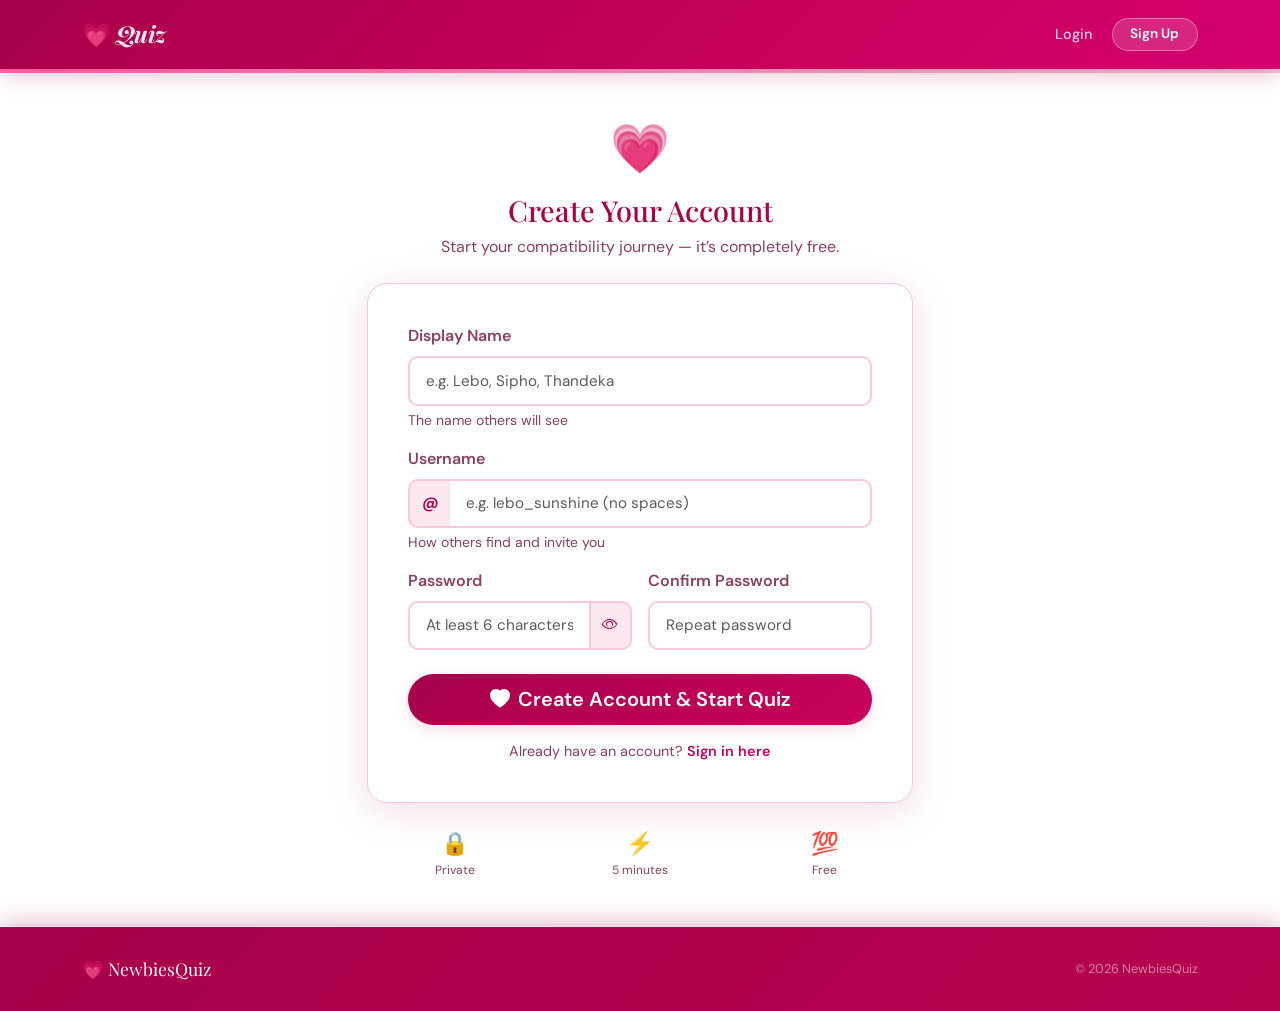
<file: register.html>
<!DOCTYPE html>
<html lang="en">
<head>
  <meta charset="UTF-8"/>
  <meta name="viewport" content="width=device-width, initial-scale=1.0"/>
  <title>Create Account — NewbiesQuiz</title>
  <link rel="stylesheet" href="https://cdn.jsdelivr.net/npm/bootstrap@5.3.3/dist/css/bootstrap.min.css"/>
  <link rel="stylesheet" href="https://cdn.jsdelivr.net/npm/bootstrap-icons@1.11.3/font/bootstrap-icons.min.css"/>
  <link rel="stylesheet" href="./style.css"/>
  <script>
var DB={get:function(k){try{var v=localStorage.getItem(k);return v?JSON.parse(v):null;}catch(e){return null;}},set:function(k,v){try{localStorage.setItem(k,JSON.stringify(v));return true;}catch(e){return false;}},del:function(k){try{localStorage.removeItem(k);}catch(e){}}};
function hashPw(pw){var key='sq_key_2025',out='';for(var i=0;i<pw.length;i++){out+=('0'+(pw.charCodeAt(i)^key.charCodeAt(i%key.length)).toString(16)).slice(-2);}return out;}
var Users={all:function(){return DB.get('sq_users')||{};},get:function(u){if(!u)return null;return this.all()[String(u).toLowerCase()]||null;},add:function(username,password,displayName){try{var users=this.all(),key=String(username).toLowerCase().trim();if(users[key])return{ok:false,msg:'Username already taken 💔'};users[key]={username:key,displayName:String(displayName||username).trim(),password:hashPw(password),createdAt:Date.now(),notifications:[],answeredQuiz:false};DB.set('sq_users',users);return{ok:true};}catch(e){return{ok:false,msg:'Save error: '+e.message};}},login:function(username,password){try{var u=this.get(username);if(!u)return{ok:false,msg:'Username not found'};if(u.password!==hashPw(password))return{ok:false,msg:'Wrong password'};DB.set('sq_session',u.username);return{ok:true,user:u};}catch(e){return{ok:false,msg:'Error: '+e.message};}},current:function(){try{var k=DB.get('sq_session');return k?this.get(k):null;}catch(e){return null;}}};
function showToast(msg){try{var t=document.createElement('div');t.className='toast-sq';t.innerHTML=msg;document.body.appendChild(t);setTimeout(function(){try{document.body.removeChild(t);}catch(e){}},5000);}catch(e){}}
  </script>
</head>
<body>

<nav class="navbar navbar-sq navbar-expand-md sticky-top">
  <div class="container">
    <a class="navbar-brand" href="./index.html">&#128151; <span>Quiz</span></a>
    <button class="navbar-toggler border-0" type="button" data-bs-toggle="collapse" data-bs-target="#navMenu" style="color:#fff;">
      <i class="bi bi-list fs-4"></i>
    </button>
    <div class="collapse navbar-collapse" id="navMenu">
      <ul class="navbar-nav ms-auto align-items-md-center gap-md-1">
        <li class="nav-item"><a class="nav-link" href="./login.html">Login</a></li>
        <li class="nav-item ms-2"><a class="btn-nav-cta btn" href="./register.html">Sign Up</a></li>
      </ul>
    </div>
  </div>
</nav>
<div class="ribbon-strip"></div>

<main class="page-main">
  <div class="container">
    <div class="row justify-content-center">
      <div class="col-md-10 col-lg-7 col-xl-6">

        <div class="text-center mb-4 fade-in">
          <div style="font-size:3rem;margin-bottom:0.5rem;">&#128151;</div>
          <h1 style="font-size:1.8rem;color:var(--sq-dark);">Create Your Account</h1>
          <p style="color:var(--sq-muted);">Start your compatibility journey &mdash; it&rsquo;s completely free.</p>
        </div>

        <div class="auth-card fade-in">

          <div id="error-box" style="display:none;background:#fff0f3;border:1.5px solid #ffb3c9;color:#a8004a;border-radius:10px;padding:0.8rem 1rem;margin-bottom:1.2rem;font-size:0.92rem;"></div>
          <div id="ok-box" style="display:none;background:#e8f9f0;border:1.5px solid #b3e8cc;color:#1a7a4a;border-radius:10px;padding:0.8rem 1rem;margin-bottom:1.2rem;font-size:0.92rem;"></div>

          <div class="row g-3">
            <div class="col-12">
              <label class="form-label fw-semibold" style="color:var(--sq-muted);">Display Name</label>
              <input type="text" class="form-control" id="inp-name"
                     placeholder="e.g. Lebo, Sipho, Thandeka"
                     autocomplete="off" autocorrect="off" spellcheck="false"/>
              <div class="form-text" style="color:var(--sq-muted);">The name others will see</div>
            </div>

            <div class="col-12">
              <label class="form-label fw-semibold" style="color:var(--sq-muted);">Username</label>
              <div class="input-group">
                <span class="input-group-text" style="background:var(--sq-baby);border:2px solid var(--sq-baby2);border-right:none;border-radius:10px 0 0 10px;font-weight:700;color:var(--sq-dark);">@</span>
                <input type="text" class="form-control" id="inp-username"
                       placeholder="e.g. lebo_sunshine (no spaces)"
                       style="border-left:none;border-radius:0 10px 10px 0;"
                       autocomplete="off" autocorrect="off" spellcheck="false" autocapitalize="none"/>
              </div>
              <div class="form-text" style="color:var(--sq-muted);">How others find and invite you</div>
            </div>

            <div class="col-sm-6">
              <label class="form-label fw-semibold" style="color:var(--sq-muted);">Password</label>
              <div class="input-group">
                <input type="password" class="form-control" id="inp-pw"
                       placeholder="At least 6 characters"
                       style="border-radius:10px 0 0 10px;" autocomplete="new-password"/>
                <button type="button" id="toggle-pw"
                        style="background:var(--sq-baby);border:2px solid var(--sq-baby2);border-left:none;border-radius:0 10px 10px 0;padding:0 0.75rem;cursor:pointer;">
                  <i class="bi bi-eye" style="color:var(--sq-dark);"></i>
                </button>
              </div>
            </div>

            <div class="col-sm-6">
              <label class="form-label fw-semibold" style="color:var(--sq-muted);">Confirm Password</label>
              <input type="password" class="form-control" id="inp-pw2"
                     placeholder="Repeat password" autocomplete="new-password"/>
            </div>
          </div>

          <div class="d-grid mt-4">
            <button type="button" id="reg-btn" class="btn btn-primary btn-lg">
              <i class="bi bi-heart-fill me-2"></i>Create Account &amp; Start Quiz
            </button>
          </div>

          <div class="auth-switch mt-3">
            Already have an account? <a href="./login.html">Sign in here</a>
          </div>
        </div>

        <div class="row g-2 mt-3 text-center">
          <div class="col-4"><div style="font-size:1.4rem;">&#128274;</div><div style="font-size:0.75rem;color:var(--sq-muted);">Private</div></div>
          <div class="col-4"><div style="font-size:1.4rem;">&#9889;</div><div style="font-size:0.75rem;color:var(--sq-muted);">5 minutes</div></div>
          <div class="col-4"><div style="font-size:1.4rem;">&#128175;</div><div style="font-size:0.75rem;color:var(--sq-muted);">Free</div></div>
        </div>

      </div>
    </div>
  </div>
</main>

<footer class="site-footer">
  <div class="container">
    <div class="d-flex justify-content-between align-items-center flex-wrap gap-3">
      <div class="footer-brand">&#128151; NewbiesQuiz</div>
      <div style="font-size:0.8rem;color:rgba(255,255,255,0.5);">&copy; 2026 NewbiesQuiz</div>
    </div>
  </div>
</footer>

<script src="https://cdn.jsdelivr.net/npm/bootstrap@5.3.3/dist/js/bootstrap.bundle.min.js"></script>
<script>
  (function(){ try{ if(Users.current()) window.location.href='./dashboard.html'; }catch(e){} })();

  function showErr(msg){ var el=document.getElementById('error-box'); el.innerHTML='&#9888;&nbsp;'+msg; el.style.display='block'; document.getElementById('ok-box').style.display='none'; }
  function showOk(msg){ var el=document.getElementById('ok-box'); el.innerHTML=msg; el.style.display='block'; document.getElementById('error-box').style.display='none'; }

  document.getElementById('toggle-pw').onclick = function(){
    var pw=document.getElementById('inp-pw'), ic=this.querySelector('i');
    if(pw.type==='password'){pw.type='text'; ic.className='bi bi-eye-slash';}
    else{pw.type='password'; ic.className='bi bi-eye';}
  };

  function doRegister(){
    document.getElementById('error-box').style.display='none';
    document.getElementById('ok-box').style.display='none';
    var name = (document.getElementById('inp-name').value||'').trim();
    var user = (document.getElementById('inp-username').value||'').trim();
    var pw   = document.getElementById('inp-pw').value||'';
    var pw2  = document.getElementById('inp-pw2').value||'';
    if(!name)              return showErr('Please enter your display name.');
    if(!user)              return showErr('Please choose a username.');
    if(/\s/.test(user))    return showErr('Username cannot have spaces — use underscores e.g. lebo_sunshine');
    if(user.length < 3)    return showErr('Username must be at least 3 characters.');
    if(pw.length < 6)      return showErr('Password must be at least 6 characters.');
    if(pw !== pw2)         return showErr('Passwords do not match.');
    var r = Users.add(user, pw, name);
    if(!r.ok) return showErr(r.msg);
    var lr = Users.login(user, pw);
    if(!lr.ok) return showErr('Account saved! Please <a href="./login.html">sign in here</a>.');
    showOk('&#10003; Account created! Redirecting you to the quiz…');
    setTimeout(function(){ window.location.href='./quiz.html'; }, 1000);
  }

  document.getElementById('reg-btn').onclick = doRegister;
  ['inp-name','inp-username','inp-pw','inp-pw2'].forEach(function(id){
    var el=document.getElementById(id);
    if(el) el.onkeydown=function(e){ if(e.key==='Enter') doRegister(); };
  });
</script>
</body>
</html>
</file>
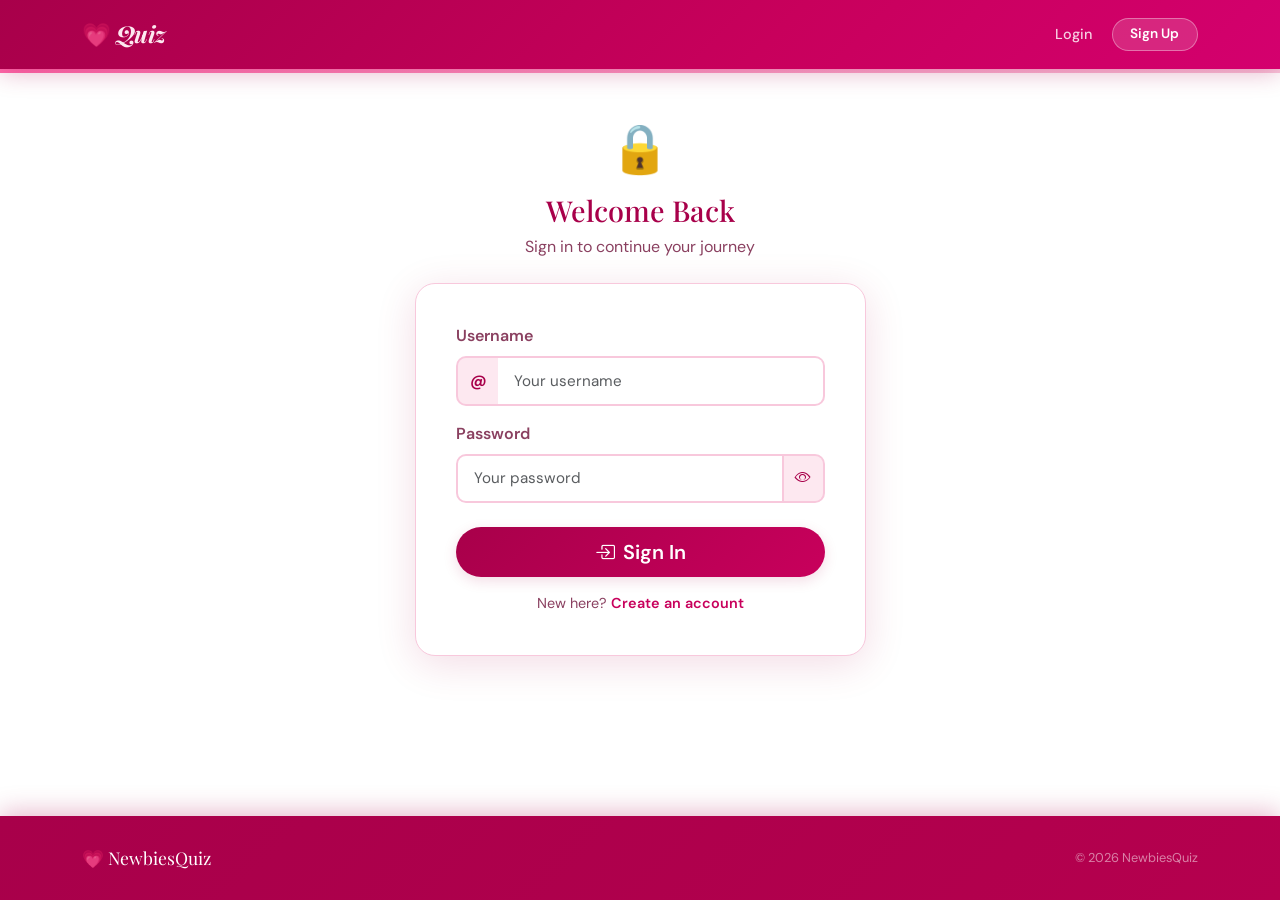
<file: results.html>
<!DOCTYPE html>
<html lang="en">
<head>
  <meta charset="UTF-8"/>
  <meta name="viewport" content="width=device-width, initial-scale=1.0"/>
  <title>Your Results — NewbiesQuiz</title>
  <link rel="stylesheet" href="https://cdn.jsdelivr.net/npm/bootstrap@5.3.3/dist/css/bootstrap.min.css"/>
  <link rel="stylesheet" href="https://cdn.jsdelivr.net/npm/bootstrap-icons@1.11.3/font/bootstrap-icons.min.css"/>
  <link rel="stylesheet" href="./style.css"/>
  <script>
var DB={get:function(k){try{var v=localStorage.getItem(k);return v?JSON.parse(v):null;}catch(e){return null;}},set:function(k,v){try{localStorage.setItem(k,JSON.stringify(v));}catch(e){}},del:function(k){try{localStorage.removeItem(k);}catch(e){}}};
var Users={all:function(){return DB.get('sq_users')||{};},get:function(u){if(!u)return null;return this.all()[String(u).toLowerCase()]||null;},current:function(){try{var k=DB.get('sq_session');return k?this.get(k):null;}catch(e){return null;}}};
var Pairs={all:function(){return DB.get('sq_pairs')||[];},partner:function(u){try{var k=String(u).toLowerCase(),pair=this.all().find(function(p){return p.a===k||p.b===k;});return pair?(pair.a===k?pair.b:pair.a):null;}catch(e){return null;}}};
var Answers={get:function(u){return DB.get('sq_ans_'+u)||{};}};
function escHtml(s){return String(s).replace(/&/g,'&amp;').replace(/</g,'&lt;').replace(/>/g,'&gt;');}

var QUESTIONS=[
  {id:1,topic:'personality',icon:'✨',text:'Which vibe describes you best on a regular day?',type:'options',options:['Bubbly and talkative — I bring the energy','Chill and observant — quiet but full of opinions','Driven and focused — always got something on my mind','Spontaneous and unpredictable — I keep people guessing']},
  {id:2,topic:'personality',icon:'✨',text:'What drains you the most after a long day?',type:'options',options:['Being around too many people','Having nothing to do — boredom is my enemy','Drama and conflict, even when it is not mine','Not being heard or understood']},
  {id:3,topic:'personality',icon:'✨',text:'How would you describe your love language in one sentence?',type:'open'},
  {id:4,topic:'personality',icon:'✨',text:'When things go wrong, you are more likely to…',type:'options',options:['Talk it out immediately with someone I trust','Go quiet and process alone first','Distract myself until I am ready to face it','Jump straight into fixing the problem']},
  {id:5,topic:'personality',icon:'✨',text:'How would your closest friend describe you in three words?',type:'open'},
  {id:6,topic:'interests',icon:'🎯',text:'Your perfect Saturday has zero obligations. What does it look like?',type:'options',options:['Outdoors — hiking, braai, beach or something active','Indoors — series, snacks and zero social interaction','Exploring — new restaurant, market, city or event','Creative — music, art, cooking or building something']},
  {id:7,topic:'interests',icon:'🎯',text:'What kind of music do you actually listen to on repeat?',type:'options',options:['Amapiano and Afrobeats — it hits different','R&B and Soul — I am a whole vibe','Hip-hop and Rap — lyrics matter to me','Pop, Indie or Alternative — no judgment please']},
  {id:8,topic:'interests',icon:'🎯',text:'What is one hobby or interest you wish more people knew about you?',type:'open'},
  {id:9,topic:'interests',icon:'🎯',text:'Pick your ideal date from scratch:',type:'options',options:['Fancy dinner with great conversation','Chilling at home and cooking together','Adventure date — go-karting, escape room or hiking','Cultural or creative — gallery, live music or a market']},
  {id:10,topic:'interests',icon:'🎯',text:'Which topic could you talk about for hours without getting bored?',type:'options',options:['Football, sport or fitness','Food, travel and new experiences','People, relationships and human behaviour','Tech, business, money or future ideas']},
  {id:11,topic:'relationship',icon:'💞',text:'What does your ideal relationship dynamic look like? Be honest.',type:'open'},
  {id:12,topic:'relationship',icon:'💞',text:'When you have a problem with someone you like, you tend to…',type:'options',options:['Address it straight away, even if uncomfortable','Wait until I have cooled down — I need time first','Drop hints and hope they pick up on it','Write it down or text rather than say it out loud']},
  {id:13,topic:'relationship',icon:'💞',text:'What is one thing someone could do to make you feel truly seen and appreciated?',type:'open'},
  {id:14,topic:'trust',icon:'🔒',text:'What does loyalty in a relationship mean to you?',type:'options',options:['Being completely open — no secrets, no hidden conversations','Showing up consistently, even when it is inconvenient','Choosing each other even when other options exist','All of the above — loyalty is the full package']},
  {id:15,topic:'life',icon:'🌱',text:'What is one value or belief you will never compromise on, no matter who asks?',type:'open'}
];
var TOPIC_META={personality:{label:'Personality',icon:'✨'},interests:{label:'Interests',icon:'🎯'},relationship:{label:'Relationship',icon:'💞'},trust:{label:'Trust',icon:'🔒'},life:{label:'Life Values',icon:'🌱'}};

var SYNONYMS=[['love','adore','cherish','care','affection','fond'],['trust','honest','honesty','truthful','reliable','dependable'],['family','parents','siblings','home','roots'],['loyalty','faithful','devoted','commitment'],['communication','talk','conversation','openness'],['respect','admire','value','appreciate'],['freedom','independence','space','autonomy'],['fun','joy','happy','happiness','laugh','enjoy','pleasure'],['growth','improve','learn','develop','evolve'],['music','songs','beats','tunes','rhythm'],['travel','explore','adventure','journey','trip'],['cooking','food','eating','recipe','meal'],['creative','art','paint','draw','write','craft'],['calm','peace','peaceful','relaxed','chill'],['ambitious','driven','motivated','goal','career'],['kind','compassionate','gentle','caring','warm'],['honest','truthful','sincere','genuine','authentic']];
function norm(s){return String(s).toLowerCase().replace(/[^a-z0-9 ]/g,'').trim();}
function synG(w){var wn=norm(w);for(var i=0;i<SYNONYMS.length;i++){if(SYNONYMS[i].some(function(s){return wn.indexOf(s)>-1||s.indexOf(wn)>-1;}))return i;}return -1;}
function openSim(a,b){if(!a||!b)return 0;var wa=norm(a).split(/\s+/).filter(Boolean),wb=norm(b).split(/\s+/).filter(Boolean);if(!wa.length||!wb.length)return 0;var sc=0,used=[];wa.forEach(function(wA){for(var i=0;i<wb.length;i++){if(used[i])continue;if(wb[i]===wA){sc++;used[i]=true;return;}}var gA=synG(wA);if(gA<0)return;for(var j=0;j<wb.length;j++){if(used[j])continue;if(synG(wb[j])===gA){sc+=0.85;used[j]=true;return;}}});return Math.min(1,sc/Math.max(wa.length,wb.length));}
function scorePair(q,a,b){if(!a||!b)return 0;return q.type==='options'?(norm(a)===norm(b)?1:0):openSim(a,b);}
function computeCompat(uA,uB){var aA=Answers.get(uA),aB=Answers.get(uB),tS={},tC={},total=0,count=0;QUESTIONS.forEach(function(q){tC[q.topic]=(tC[q.topic]||0)+1;var s=scorePair(q,aA[q.id],aB[q.id]);tS[q.topic]=(tS[q.topic]||0)+s;total+=s;count++;});var overall=count?Math.round((total/count)*100):0,tPct={};Object.keys(TOPIC_META).forEach(function(t){tPct[t]=tC[t]?Math.round(((tS[t]||0)/tC[t])*100):0;});return{overall:overall,topicPct:tPct};}
function resultMsg(score){if(score<=30)return{emoji:'🌧️',tier:'Not Compatible (For Now)',msg:"Hmm\u2026 the stars aren't quite aligning yet. We're giving 'not compatible (for now)' \u2014 but hey, even WiFi connects better with time \uD83D\uDE0C"};if(score<=60)return{emoji:'🌙',tier:'Mildly Flirting With Destiny',msg:"Okay, there's definitely some overlap here\u2026 like 'we could accidentally keep texting each other till 2am' kind of common ground. No need for a friendzone label \u2014 just two people mildly flirting with destiny \uD83D\uDE0F"};return{emoji:'🔥',tier:'Highly Compatible',msg:"Alright, this is looking serious\u2026 don't act surprised when you end up as each other's favourite notification. Go get your person \uD83D\uDE0C\uD83D\uDD25"};}
  </script>
</head>
<body>

<nav class="navbar navbar-sq navbar-expand-md sticky-top">
  <div class="container">
    <a class="navbar-brand" href="./index.html">&#128151; <span>Quiz</span></a>
    <button class="navbar-toggler border-0" type="button" data-bs-toggle="collapse" data-bs-target="#navMenu" style="color:#fff;">
      <i class="bi bi-list fs-4"></i>
    </button>
    <div class="collapse navbar-collapse" id="navMenu">
      <ul class="navbar-nav ms-auto align-items-md-center gap-md-1" id="main-nav"></ul>
    </div>
  </div>
</nav>
<div class="ribbon-strip"></div>

<main class="page-main">
  <div class="container">
    <div class="row justify-content-center">
      <div class="col-lg-9 col-xl-8">
        <div class="text-center mb-4 fade-in">
          <h1 class="section-title">Compatibility Results &#128158;</h1>
          <p class="section-sub">Here's how you two match up.</p>
        </div>
        <div id="results-root" class="fade-in"></div>
      </div>
    </div>
  </div>
</main>

<footer class="site-footer">
  <div class="container">
    <div class="d-flex justify-content-between align-items-center flex-wrap gap-3">
      <div class="footer-brand">&#128151; NewbiesQuiz</div>
      <div class="d-flex gap-4"><a href="./index.html">Home</a><a href="./quiz.html">Quiz</a><a href="./dashboard.html">Dashboard</a></div>
      <div style="font-size:0.8rem;color:rgba(255,255,255,0.5);">&copy; 2026 NewbiesQuiz</div>
    </div>
  </div>
</footer>

<script src="https://cdn.jsdelivr.net/npm/bootstrap@5.3.3/dist/js/bootstrap.bundle.min.js"></script>
<script>
(function () {
  var session = Users.current();
  if (!session) { window.location.href = './login.html'; return; }

  var user = Users.get(session.username);
  var partnerKey = Pairs.partner(user.username);
  var partnerUser = partnerKey ? Users.get(partnerKey) : null;
  var root = document.getElementById('results-root');

  // Render nav
  (function(){
    try {
      var init = user.displayName.charAt(0).toUpperCase();
      document.getElementById('main-nav').innerHTML =
        '<li class="nav-item"><a class="nav-link" href="./quiz.html">Quiz</a></li>'+
        '<li class="nav-item"><a class="nav-link" href="./results.html">Results</a></li>'+
        '<li class="nav-item"><a class="nav-link" href="./dashboard.html">&#128276;</a></li>'+
        '<li class="nav-item"><a class="btn-nav-cta btn ms-2" href="./dashboard.html"><span style="background:rgba(255,255,255,0.25);border-radius:50%;width:24px;height:24px;display:inline-flex;align-items:center;justify-content:center;font-weight:700;font-size:0.75rem;margin-right:6px;">'+init+'</span>'+escHtml(user.displayName)+'</a></li>';
    } catch(e) {}
  })();

  function notReady(icon, title, body, href, label) {
    root.innerHTML = '<div class="flash-card text-center py-5"><div style="font-size:3rem;margin-bottom:1rem;">'+icon+'</div><h3 style="color:var(--sq-dark);">'+title+'</h3><p style="color:var(--sq-muted);max-width:400px;margin:0.8rem auto 2rem;line-height:1.7;">'+body+'</p><a href="'+href+'" class="btn btn-primary btn-lg">'+label+'</a></div>';
  }

  if (!user?.answeredQuiz) {
    return notReady(
      '&#128221;',
      "Haven't taken the quiz yet",
      "Answer all 15 questions first, then invite your person.",
      './quiz.html',
      'Take the Quiz &#128149;'
    );
  }

  if (!partnerUser) {
    return notReady(
      '&#128140;',
      'No partner linked yet',
      "You've done the quiz — now invite someone to compare answers with!",
      './quiz.html',
      'Invite Your Person'
    );
  }

  if (!partnerUser.answeredQuiz) {
    return notReady('&#9203;','Waiting for '+escHtml(partnerUser.displayName)+'…','<strong>'+escHtml(partnerUser.displayName)+'</strong> hasn\'t finished their quiz yet. Come back once they\'re done.','./dashboard.html','Back to Dashboard');
  }

  var compat = computeCompat(user.username, partnerKey);
  var overall = compat.overall;
  var topicPct = compat.topicPct;
  var info = resultMsg(overall);
  var aA = Answers.get(user.username);
  var aB = Answers.get(partnerKey);
  var C = 2 * Math.PI * 80; // circumference r=80

  // Pair header
  var pairRow =
    '<div class="d-flex align-items-center justify-content-center gap-4 mb-4 flex-wrap">'+
      '<div class="text-center">'+
        '<div class="big-avatar mx-auto mb-2">'+user.displayName.charAt(0).toUpperCase()+'</div>'+
        '<div style="font-family:\'Playfair Display\',serif;color:var(--sq-dark);">'+escHtml(user.displayName)+'</div>'+
        '<div style="font-size:0.78rem;color:var(--sq-muted);">@'+escHtml(user.username)+'</div>'+
      '</div>'+
      '<div class="heartbeat" style="font-size:2.8rem;">&#128151;</div>'+
      '<div class="text-center">'+
        '<div class="big-avatar mx-auto mb-2" style="background:linear-gradient(135deg,#7a0050,var(--sq-mid));">'+partnerUser.displayName.charAt(0).toUpperCase()+'</div>'+
        '<div style="font-family:\'Playfair Display\',serif;color:var(--sq-dark);">'+escHtml(partnerUser.displayName)+'</div>'+
        '<div style="font-size:0.78rem;color:var(--sq-muted);">@'+escHtml(partnerKey)+'</div>'+
      '</div>'+
    '</div>';

  // Score ring
  var ringHTML =
    '<div class="result-hero-card mb-4">'+
      pairRow+
      '<div class="score-ring">'+
        '<svg viewBox="0 0 180 180">'+
          '<defs><linearGradient id="sG" x1="0%" y1="0%" x2="100%" y2="0%">'+
            '<stop offset="0%" style="stop-color:var(--sq-dark)"/>'+
            '<stop offset="100%" style="stop-color:var(--sq-accent)"/>'+
          '</linearGradient></defs>'+
          '<circle class="score-ring-bg" cx="90" cy="90" r="80"/>'+
          '<circle class="score-ring-fill" cx="90" cy="90" r="80" id="ring-fill" style="stroke:url(#sG);stroke-dasharray:'+C+';stroke-dashoffset:'+C+'"/>'+
        '</svg>'+
        '<div class="score-center"><div class="score-number" id="score-num">0</div><div style="font-size:0.9rem;color:var(--sq-muted);">%</div></div>'+
      '</div>'+
      '<div class="tier-badge">'+info.emoji+' '+info.tier+'</div>'+
      '<div class="result-msg-box">'+info.msg+'</div>'+
      '<div class="d-flex gap-3 justify-content-center flex-wrap mt-3">'+
        '<a href="./dashboard.html" class="btn btn-soft"><i class="bi bi-arrow-left me-1"></i>Dashboard</a>'+
        '<button class="btn btn-primary" onclick="window.print()"><i class="bi bi-printer me-2"></i>Save Results</button>'+
      '</div>'+
    '</div>';

  // Topic breakdown
  var breakHTML = '<div class="card border-0 rounded-4 mb-4" style="border:1.5px solid var(--sq-baby2)!important;box-shadow:0 4px 20px var(--sq-shadow);">'+
    '<div class="card-header bg-white border-0 pt-3 pb-2 px-4 rounded-top-4">'+
      '<h5 style="font-family:\'Playfair Display\',serif;color:var(--sq-dark);margin:0;"><i class="bi bi-bar-chart-fill me-2" style="color:var(--sq-mid);"></i>Topic Breakdown</h5>'+
    '</div>'+
    '<div class="card-body px-4 pb-4">';
  Object.keys(TOPIC_META).forEach(function(t){
    var pct = topicPct[t] || 0;
    var m = TOPIC_META[t];
    breakHTML +=
      '<div class="topic-bar-row">'+
        '<div class="d-flex justify-content-between align-items-center">'+
          '<div class="topic-bar-label">'+m.icon+' '+m.label+'</div>'+
          '<div style="font-size:0.85rem;font-weight:700;color:var(--sq-dark);">'+pct+'%</div>'+
        '</div>'+
        '<div class="topic-bar-track"><div class="topic-bar-fill" data-pct="'+pct+'" style="width:0%"></div></div>'+
      '</div>';
  });
  breakHTML += '</div></div>';

  // Answer comparison
  var cmpHTML = '<div class="card border-0 rounded-4 mb-4" style="border:1.5px solid var(--sq-baby2)!important;box-shadow:0 4px 20px var(--sq-shadow);">'+
    '<div class="card-header bg-white border-0 pt-3 pb-2 px-4 rounded-top-4">'+
      '<h5 style="font-family:\'Playfair Display\',serif;color:var(--sq-dark);margin:0;"><i class="bi bi-chat-heart-fill me-2" style="color:var(--sq-mid);"></i>How Your Answers Compare</h5>'+
    '</div>'+
    '<div class="card-body px-4 pb-4">';
  QUESTIONS.forEach(function(q){
    var ansA = aA[q.id]||'(no answer)', ansB = aB[q.id]||'(no answer)';
    var sim = scorePair(q, aA[q.id], aB[q.id]);
    var ml = sim>=0.8?{ic:'bi-check-circle-fill',txt:'Great match!',col:'#1a7a4a'}
            :sim>=0.4?{ic:'bi-arrow-repeat',txt:'Some overlap',col:'var(--sq-mid)'}
            :sim>0  ?{ic:'bi-lightbulb',txt:'Different views',col:'#c07020'}
                    :{ic:'bi-dash-circle',txt:'No answer',col:'#999'};
    var m = TOPIC_META[q.topic];
    cmpHTML +=
      '<div class="compare-card">'+
        '<div class="d-flex align-items-start justify-content-between flex-wrap gap-2 mb-2">'+
          '<span class="topic-badge" style="font-size:0.7rem;">'+q.icon+' '+m.label+'</span>'+
          '<span style="font-size:0.75rem;font-weight:600;color:'+ml.col+'"><i class="bi '+ml.ic+' me-1"></i>'+ml.txt+'</span>'+
        '</div>'+
        '<p style="font-size:0.88rem;color:var(--sq-muted);font-style:italic;margin-bottom:0.8rem;">'+escHtml(q.text)+'</p>'+
        '<div class="row g-2">'+
          '<div class="col-6"><div class="compare-ans"><div class="compare-who">'+escHtml(user.displayName)+'</div>'+escHtml(ansA)+'</div></div>'+
          '<div class="col-6"><div class="compare-ans"><div class="compare-who">'+escHtml(partnerUser.displayName)+'</div>'+escHtml(ansB)+'</div></div>'+
        '</div>'+
      '</div>';
  });
  cmpHTML += '</div></div>';

  root.innerHTML = ringHTML + breakHTML + cmpHTML;

  // Animate ring + counter
  setTimeout(function(){
    var fill = document.getElementById('ring-fill');
    if (fill) fill.style.strokeDashoffset = C - (overall / 100) * C;
    var numEl = document.getElementById('score-num'), v = 0;
    var iv = setInterval(function(){ v+=2; if(v>=overall){v=overall;clearInterval(iv);} if(numEl) numEl.textContent=v; }, 18);
  }, 200);

  // Animate topic bars
  setTimeout(function(){
    document.querySelectorAll('.topic-bar-fill').forEach(function(bar){
      bar.style.width = bar.getAttribute('data-pct') + '%';
    });
  }, 400);

})();
</script>
</body>
</html>
</file>
<file: style.css>
/* ============================================================
   SoulmateQuiz — Custom styles (Bootstrap 5 base)
   Theme: Dark Pink ribbon/header/footer · White BG · Baby Pink cards
   ============================================================ */

@import url('https://fonts.googleapis.com/css2?family=Playfair+Display:ital,wght@0,500;0,700;1,400&family=DM+Sans:wght@300;400;500;600&display=swap');

/* ── Root Tokens ── */
:root {
  --sq-dark:    #a8004a;
  --sq-mid:     #c8005c;
  --sq-ribbon:  #b5004e;
  --sq-baby:    #fde8f0;
  --sq-baby2:   #f8c8dc;
  --sq-accent:  #ff6bab;
  --sq-white:   #ffffff;
  --sq-off:     #fdf5f8;
  --sq-text:    #1a0010;
  --sq-muted:   #8a4060;
  --sq-shadow:  rgba(168, 0, 74, 0.14);
  --sq-shadow2: rgba(168, 0, 74, 0.28);
  --bs-primary: #a8004a;
  --bs-primary-rgb: 168, 0, 74;
}

/* ── Typography ── */
body {
  font-family: 'DM Sans', sans-serif;
  background: var(--sq-white);
  color: var(--sq-text);
  min-height: 100vh;
  display: flex;
  flex-direction: column;
}

h1, h2, h3, h4, h5 {
  font-family: 'Playfair Display', serif;
}

/* ── Navbar / Header ── */
.navbar-sq {
  background: linear-gradient(135deg, var(--sq-dark) 0%, var(--sq-mid) 60%, #d4006e 100%);
  box-shadow: 0 4px 24px var(--sq-shadow2);
  padding: 0.75rem 0;
}

.navbar-brand {
  font-family: 'Playfair Display', serif;
  font-size: 1.45rem;
  font-weight: 700;
  color: #fff !important;
  letter-spacing: -0.01em;
}

.navbar-brand span { font-style: italic; color: var(--sq-baby); }

.navbar-sq .nav-link {
  color: rgba(255,255,255,0.82) !important;
  font-weight: 500;
  font-size: 0.9rem;
  transition: color 0.2s;
}
.navbar-sq .nav-link:hover { color: #fff !important; }

.navbar-sq .btn-nav-cta {
  background: rgba(255,255,255,0.15);
  border: 1.5px solid rgba(255,255,255,0.35);
  color: #fff;
  border-radius: 50px;
  padding: 0.35rem 1.1rem;
  font-size: 0.85rem;
  font-weight: 600;
  transition: background 0.2s;
}
.navbar-sq .btn-nav-cta:hover { background: rgba(255,255,255,0.28); }

/* Shimmering ribbon strip */
.ribbon-strip {
  height: 4px;
  background: linear-gradient(90deg, var(--sq-accent), var(--sq-baby2), var(--sq-accent), var(--sq-baby2));
  background-size: 300% 100%;
  animation: shimmer 3s linear infinite;
}
@keyframes shimmer {
  0%   { background-position: 300% 0; }
  100% { background-position: -300% 0; }
}

/* ── Footer ── */
footer.site-footer {
  background: linear-gradient(135deg, var(--sq-dark) 0%, var(--sq-ribbon) 100%);
  color: rgba(255,255,255,0.78);
  padding: 1.8rem 0;
  margin-top: auto;
  box-shadow: 0 -4px 24px var(--sq-shadow2);
}
footer.site-footer a { color: rgba(255,255,255,0.72); text-decoration: none; transition: color 0.2s; }
footer.site-footer a:hover { color: #fff; }
.footer-brand {
  font-family: 'Playfair Display', serif;
  font-size: 1.1rem;
  color: #fff;
}

/* ── Bootstrap overrides ── */
.btn-primary {
  background: linear-gradient(135deg, var(--sq-dark), var(--sq-mid));
  border: none;
  border-radius: 50px;
  padding: 0.65rem 1.8rem;
  font-weight: 600;
  box-shadow: 0 4px 14px var(--sq-shadow);
  transition: all 0.25s;
}
.btn-primary:hover, .btn-primary:focus {
  background: linear-gradient(135deg, #8a003c, var(--sq-dark));
  box-shadow: 0 6px 20px var(--sq-shadow2);
  transform: translateY(-2px);
  border: none;
}

.btn-outline-primary {
  border: 2px solid var(--sq-dark);
  color: var(--sq-dark);
  border-radius: 50px;
  padding: 0.63rem 1.8rem;
  font-weight: 600;
  transition: all 0.25s;
}
.btn-outline-primary:hover {
  background: var(--sq-dark);
  color: #fff;
  transform: translateY(-2px);
}

.btn-soft {
  background: var(--sq-baby);
  border: 1.5px solid var(--sq-baby2);
  color: var(--sq-dark);
  border-radius: 50px;
  padding: 0.63rem 1.8rem;
  font-weight: 600;
  transition: all 0.25s;
}
.btn-soft:hover { background: var(--sq-baby2); transform: translateY(-2px); }

/* form controls */
.form-control, .form-select {
  border: 2px solid var(--sq-baby2);
  border-radius: 10px;
  padding: 0.7rem 1rem;
  font-family: 'DM Sans', sans-serif;
  font-size: 0.95rem;
  transition: border-color 0.2s, box-shadow 0.2s;
}
.form-control:focus, .form-select:focus {
  border-color: var(--sq-mid);
  box-shadow: 0 0 0 3px rgba(200, 0, 92, 0.1);
}

/* ── Page Wrappers ── */
.page-main { flex: 1; padding: 2.5rem 0 3rem; }

/* ── Hero ── */
.hero-section {
  padding: 5rem 0 3rem;
  text-align: center;
  background: radial-gradient(ellipse at 75% 5%, #fde8f055 0%, transparent 60%),
              radial-gradient(ellipse at 15% 95%, #fde8f033 0%, transparent 50%);
}
.hero-section h1 {
  font-size: clamp(2.4rem, 6vw, 3.8rem);
  color: var(--sq-dark);
  line-height: 1.15;
  margin-bottom: 1.2rem;
}
.hero-section h1 em { font-style: italic; color: var(--sq-mid); }
.hero-section p.lead { color: var(--sq-muted); max-width: 540px; margin: 0 auto 2.5rem; }

.hero-badge {
  display: inline-flex;
  align-items: center;
  gap: 0.5rem;
  background: var(--sq-baby);
  color: var(--sq-dark);
  border: 1.5px solid var(--sq-baby2);
  border-radius: 50px;
  padding: 0.4rem 1.2rem;
  font-size: 0.85rem;
  font-weight: 600;
  margin-bottom: 1.5rem;
}

/* Topic pills */
.topic-pill {
  background: var(--sq-baby);
  border: 1.5px solid var(--sq-baby2);
  color: var(--sq-muted);
  border-radius: 50px;
  padding: 0.4rem 1rem;
  font-size: 0.82rem;
  font-weight: 500;
}

/* Step cards */
.step-card {
  background: #fff;
  border: 1.5px solid var(--sq-baby2);
  border-radius: 18px;
  padding: 2rem 1.5rem;
  text-align: center;
  box-shadow: 0 4px 20px var(--sq-shadow);
  transition: transform 0.25s, box-shadow 0.25s;
  height: 100%;
}
.step-card:hover { transform: translateY(-6px); box-shadow: 0 12px 32px var(--sq-shadow2); }
.step-num {
  width: 52px; height: 52px;
  border-radius: 50%;
  background: linear-gradient(135deg, var(--sq-dark), var(--sq-mid));
  color: #fff;
  font-size: 1.25rem;
  font-weight: 700;
  display: flex; align-items: center; justify-content: center;
  margin: 0 auto 1rem;
}
.step-card h5 { color: var(--sq-dark); font-size: 1.05rem; margin-bottom: 0.5rem; }
.step-card p { color: var(--sq-muted); font-size: 0.88rem; line-height: 1.6; margin: 0; }

/* CTA banner */
.cta-banner {
  background: linear-gradient(135deg, var(--sq-dark), var(--sq-mid));
  border-radius: 20px;
  padding: 3.5rem 2rem;
  text-align: center;
  color: #fff;
  margin: 2rem 0;
}
.cta-banner h2 { color: #fff; margin-bottom: 0.8rem; }
.cta-banner p { color: rgba(255,255,255,0.82); margin-bottom: 2rem; }
.cta-banner .btn-primary { background: #fff; color: var(--sq-dark); }
.cta-banner .btn-primary:hover { background: var(--sq-baby); color: var(--sq-dark); }

/* ── Auth Pages ── */
.auth-card {
  background: #fff;
  border-radius: 20px;
  box-shadow: 0 8px 40px var(--sq-shadow);
  padding: 2.5rem;
  border: 1px solid var(--sq-baby2);
}
.auth-icon { font-size: 3rem; margin-bottom: 0.5rem; display: block; }
.auth-card h2 { color: var(--sq-dark); font-size: 1.7rem; margin-bottom: 0.3rem; }
.auth-card .sub { color: var(--sq-muted); font-size: 0.9rem; margin-bottom: 1.8rem; display: block; }
.auth-switch { text-align: center; margin-top: 1.5rem; font-size: 0.9rem; color: var(--sq-muted); }
.auth-switch a { color: var(--sq-mid); font-weight: 600; text-decoration: none; }

/* ── Flash / Quiz Cards ── */
.flash-card {
  background: linear-gradient(145deg, var(--sq-baby) 0%, #fff6f9 100%);
  border: 1.5px solid var(--sq-baby2);
  border-radius: 20px;
  padding: 2.5rem;
  box-shadow: 0 6px 28px var(--sq-shadow);
  position: relative;
  overflow: hidden;
  animation: cardIn 0.4s cubic-bezier(0.4, 0, 0.2, 1);
}
.flash-card::after {
  content: '';
  position: absolute;
  top: -40px; right: -40px;
  width: 140px; height: 140px;
  border-radius: 50%;
  background: radial-gradient(circle, var(--sq-baby2) 0%, transparent 70%);
  opacity: 0.5;
  pointer-events: none;
}
@keyframes cardIn {
  from { opacity: 0; transform: translateY(18px) scale(0.97); }
  to   { opacity: 1; transform: translateY(0) scale(1); }
}

.q-text {
  font-family: 'Playfair Display', serif;
  font-size: clamp(1.1rem, 2.5vw, 1.35rem);
  color: var(--sq-text);
  line-height: 1.55;
  margin-bottom: 1.5rem;
}

/* Topic badge */
.topic-badge {
  display: inline-flex;
  align-items: center;
  gap: 0.4rem;
  background: linear-gradient(135deg, var(--sq-dark), var(--sq-mid));
  color: #fff;
  border-radius: 50px;
  padding: 0.28rem 0.9rem;
  font-size: 0.74rem;
  font-weight: 700;
  text-transform: uppercase;
  letter-spacing: 0.05em;
  margin-bottom: 1rem;
}

/* Answer option buttons */
.option-btn {
  background: #fff;
  border: 2px solid var(--sq-baby2);
  border-radius: 12px;
  padding: 0.8rem 1rem;
  width: 100%;
  text-align: left;
  cursor: pointer;
  font-family: 'DM Sans', sans-serif;
  font-size: 0.9rem;
  color: var(--sq-text);
  display: flex;
  align-items: center;
  gap: 0.7rem;
  transition: all 0.2s;
  margin-bottom: 0.6rem;
}
.option-btn:hover { border-color: var(--sq-mid); background: var(--sq-baby); transform: translateX(4px); }
.option-btn.selected {
  border-color: var(--sq-dark);
  background: linear-gradient(135deg, var(--sq-baby), var(--sq-baby2));
  box-shadow: 0 4px 14px var(--sq-shadow);
}
.option-letter {
  width: 26px; height: 26px;
  border-radius: 50%;
  background: var(--sq-baby2);
  color: var(--sq-dark);
  font-weight: 700;
  font-size: 0.75rem;
  display: flex; align-items: center; justify-content: center;
  flex-shrink: 0;
  transition: all 0.2s;
}
.option-btn.selected .option-letter { background: var(--sq-dark); color: #fff; }

/* Progress */
.progress { background: var(--sq-baby); border-radius: 50px; height: 8px; }
.progress-bar {
  background: linear-gradient(90deg, var(--sq-dark), var(--sq-accent));
  border-radius: 50px;
  transition: width 0.5s cubic-bezier(0.4, 0, 0.2, 1);
}

/* Topic chips */
.topic-chip {
  display: inline-flex;
  align-items: center;
  gap: 0.3rem;
  background: var(--sq-baby);
  border: 1.5px solid var(--sq-baby2);
  border-radius: 50px;
  padding: 0.28rem 0.8rem;
  font-size: 0.76rem;
  font-weight: 600;
  color: var(--sq-muted);
  transition: all 0.2s;
}
.topic-chip.done {
  background: linear-gradient(135deg, var(--sq-dark), var(--sq-mid));
  color: #fff;
  border-color: transparent;
}

/* ── Dashboard ── */
.profile-card {
  background: linear-gradient(145deg, var(--sq-baby) 0%, #fff5f9 100%);
  border: 1.5px solid var(--sq-baby2);
  border-radius: 20px;
  padding: 2rem 1.5rem;
  text-align: center;
  box-shadow: 0 4px 20px var(--sq-shadow);
}
.big-avatar {
  width: 84px; height: 84px;
  border-radius: 50%;
  background: linear-gradient(135deg, var(--sq-dark), var(--sq-accent));
  color: #fff;
  font-size: 2rem;
  font-weight: 700;
  display: flex; align-items: center; justify-content: center;
  margin: 0 auto 1rem;
  box-shadow: 0 4px 16px var(--sq-shadow2);
}
.user-avatar-sm {
  width: 40px; height: 40px;
  border-radius: 50%;
  background: linear-gradient(135deg, var(--sq-mid), var(--sq-accent));
  color: #fff;
  font-weight: 700;
  font-size: 0.9rem;
  display: flex; align-items: center; justify-content: center;
  flex-shrink: 0;
}

/* Notification cards */
.notif-card {
  background: var(--sq-baby);
  border: 1.5px solid var(--sq-baby2);
  border-radius: 14px;
  padding: 1rem 1.2rem;
  margin-bottom: 0.75rem;
  display: flex;
  gap: 0.85rem;
  align-items: flex-start;
  transition: transform 0.2s;
}
.notif-card:hover { transform: translateX(5px); }
.notif-card.unread { border-color: var(--sq-mid); background: linear-gradient(135deg, var(--sq-baby), #fff2f7); }
.notif-icon-wrap {
  width: 42px; height: 42px;
  border-radius: 50%;
  background: linear-gradient(135deg, var(--sq-dark), var(--sq-mid));
  display: flex; align-items: center; justify-content: center;
  color: #fff;
  font-size: 1.1rem;
  flex-shrink: 0;
}

/* Quick action cards */
.quick-card {
  background: #fff;
  border: 1.5px solid var(--sq-baby2);
  border-radius: 16px;
  padding: 1.5rem 1rem;
  text-align: center;
  text-decoration: none;
  display: block;
  transition: all 0.22s;
  color: var(--sq-muted);
}
.quick-card:hover {
  border-color: var(--sq-mid);
  background: var(--sq-baby);
  transform: translateY(-4px);
  box-shadow: 0 8px 24px var(--sq-shadow);
  color: var(--sq-dark);
}
.quick-card .qi { font-size: 2rem; margin-bottom: 0.5rem; }
.quick-card .ql { font-size: 0.85rem; font-weight: 600; }

/* Partner banner */
.partner-banner {
  background: linear-gradient(135deg, var(--sq-dark), var(--sq-mid));
  border-radius: 16px;
  padding: 1.2rem 1.5rem;
  color: #fff;
  display: flex;
  align-items: center;
  gap: 1rem;
}
.partner-banner .pb-name { font-family: 'Playfair Display', serif; font-size: 1.1rem; }
.partner-banner .pb-sub { font-size: 0.82rem; color: rgba(255,255,255,0.78); }

/* ── Results ── */
.result-hero-card {
  background: linear-gradient(145deg, var(--sq-baby) 0%, #fff5f9 100%);
  border: 2px solid var(--sq-baby2);
  border-radius: 24px;
  padding: 3rem 2rem;
  text-align: center;
  box-shadow: 0 8px 40px var(--sq-shadow);
}
.score-ring { position: relative; width: 180px; height: 180px; margin: 0 auto 1.5rem; }
.score-ring svg { width: 100%; height: 100%; transform: rotate(-90deg); }
.score-ring-bg { fill: none; stroke: var(--sq-baby2); stroke-width: 12; }
.score-ring-fill {
  fill: none;
  stroke: url(#scoreGrad);
  stroke-width: 12;
  stroke-linecap: round;
  stroke-dasharray: 502;
  stroke-dashoffset: 502;
  transition: stroke-dashoffset 1.5s cubic-bezier(0.4, 0, 0.2, 1);
}
.score-center {
  position: absolute; inset: 0;
  display: flex; flex-direction: column;
  align-items: center; justify-content: center;
}
.score-number {
  font-family: 'Playfair Display', serif;
  font-size: 3rem; font-weight: 700;
  color: var(--sq-dark); line-height: 1;
}
.tier-badge {
  display: inline-flex;
  align-items: center; gap: 0.5rem;
  background: linear-gradient(135deg, var(--sq-dark), var(--sq-mid));
  color: #fff;
  border-radius: 50px;
  padding: 0.5rem 1.4rem;
  font-size: 0.9rem; font-weight: 600;
  margin: 1rem 0;
}
.result-msg-box {
  background: var(--sq-baby);
  border: 1.5px solid var(--sq-baby2);
  border-radius: 14px;
  padding: 1.4rem;
  font-style: italic;
  color: var(--sq-muted);
  font-size: 1rem;
  line-height: 1.7;
  margin: 1.2rem 0;
}

/* Topic breakdown bars */
.topic-bar-row { margin-bottom: 1rem; }
.topic-bar-label { font-size: 0.85rem; font-weight: 600; color: var(--sq-muted); margin-bottom: 0.3rem; }
.topic-bar-track { background: var(--sq-baby); border-radius: 50px; height: 10px; overflow: hidden; }
.topic-bar-fill {
  height: 100%;
  background: linear-gradient(90deg, var(--sq-dark), var(--sq-accent));
  border-radius: 50px;
  transition: width 1s cubic-bezier(0.4, 0, 0.2, 1);
}

/* Compare cards */
.compare-card {
  background: #fff;
  border: 1.5px solid var(--sq-baby2);
  border-radius: 14px;
  padding: 1.2rem 1.4rem;
  margin-bottom: 1rem;
}
.compare-who { font-size: 0.7rem; text-transform: uppercase; letter-spacing: 0.06em; color: var(--sq-muted); font-weight: 700; margin-bottom: 0.3rem; }
.compare-ans { background: var(--sq-baby); border-radius: 10px; padding: 0.7rem 0.9rem; font-size: 0.88rem; color: var(--sq-text); }
.match-chip {
  display: inline-flex; align-items: center; gap: 0.3rem;
  font-size: 0.75rem; font-weight: 600;
  color: var(--sq-mid); margin-top: 0.6rem;
}

/* ── Invite Modal user list ── */
.user-item {
  display: flex; align-items: center; gap: 0.85rem;
  padding: 0.75rem 1rem;
  border-radius: 12px;
  border: 2px solid var(--sq-baby2);
  cursor: pointer;
  transition: all 0.2s;
  background: var(--sq-off);
  margin-bottom: 0.5rem;
}
.user-item:hover, .user-item.selected { border-color: var(--sq-mid); background: var(--sq-baby); transform: translateX(4px); }
.modal-content { border-radius: 20px !important; border: none; box-shadow: 0 20px 60px rgba(168,0,74,0.25) !important; }
.modal-header { border-bottom: 1px solid var(--sq-baby2); }

/* ── Toast ── */
.toast-sq {
  position: fixed; bottom: 2rem; right: 2rem;
  background: #fff;
  border-left: 5px solid var(--sq-mid);
  border-radius: 12px;
  padding: 1rem 1.5rem;
  box-shadow: 0 8px 30px var(--sq-shadow2);
  z-index: 9999;
  max-width: 360px;
  font-size: 0.92rem;
  animation: toastIn 0.4s ease, toastOut 0.4s ease 4s forwards;
}
@keyframes toastIn { from { transform: translateX(120%); opacity: 0; } to { transform: translateX(0); opacity: 1; } }
@keyframes toastOut { to { opacity: 0; pointer-events: none; } }

/* ── Status badges ── */
.badge-sq-done { background: #e8f9f0; color: #1a7a4a; border: 1.5px solid #b3e8cc; border-radius: 50px; padding: 0.3rem 0.9rem; font-size: 0.8rem; font-weight: 600; }
.badge-sq-pending { background: var(--sq-baby); color: var(--sq-dark); border: 1.5px solid var(--sq-baby2); border-radius: 50px; padding: 0.3rem 0.9rem; font-size: 0.8rem; font-weight: 600; }

/* ── Utility / Animations ── */
.fade-in { animation: fadeUp 0.5s ease both; }
@keyframes fadeUp { from { opacity: 0; transform: translateY(18px); } to { opacity: 1; transform: translateY(0); } }

.heartbeat { animation: hb 1.4s ease-in-out infinite; }
@keyframes hb { 0%,100%{transform:scale(1);} 50%{transform:scale(1.18);} }

.section-title { font-size: clamp(1.6rem, 4vw, 2.2rem); color: var(--sq-dark); }
.section-sub { color: var(--sq-muted); }

@media (max-width: 576px) {
  .flash-card { padding: 1.5rem 1.2rem; }
  .result-hero-card { padding: 2rem 1rem; }
}
</file>
